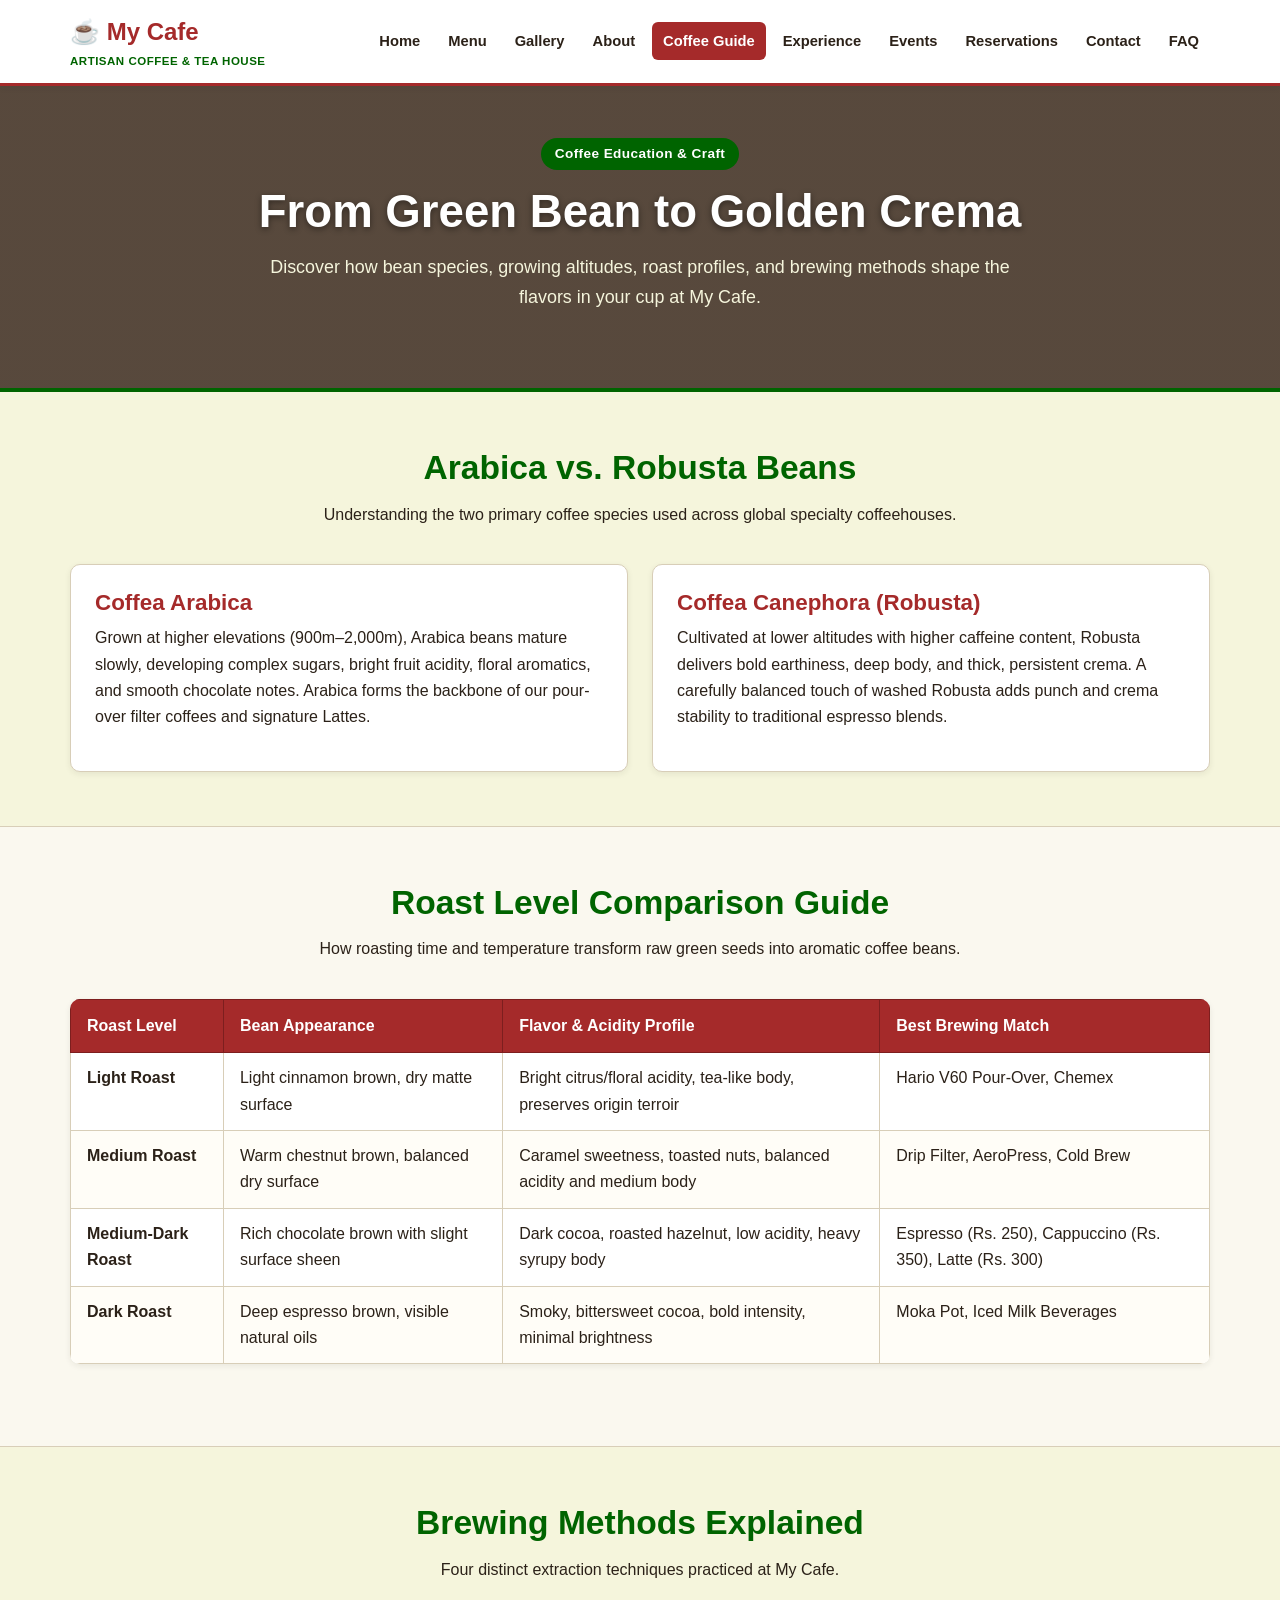
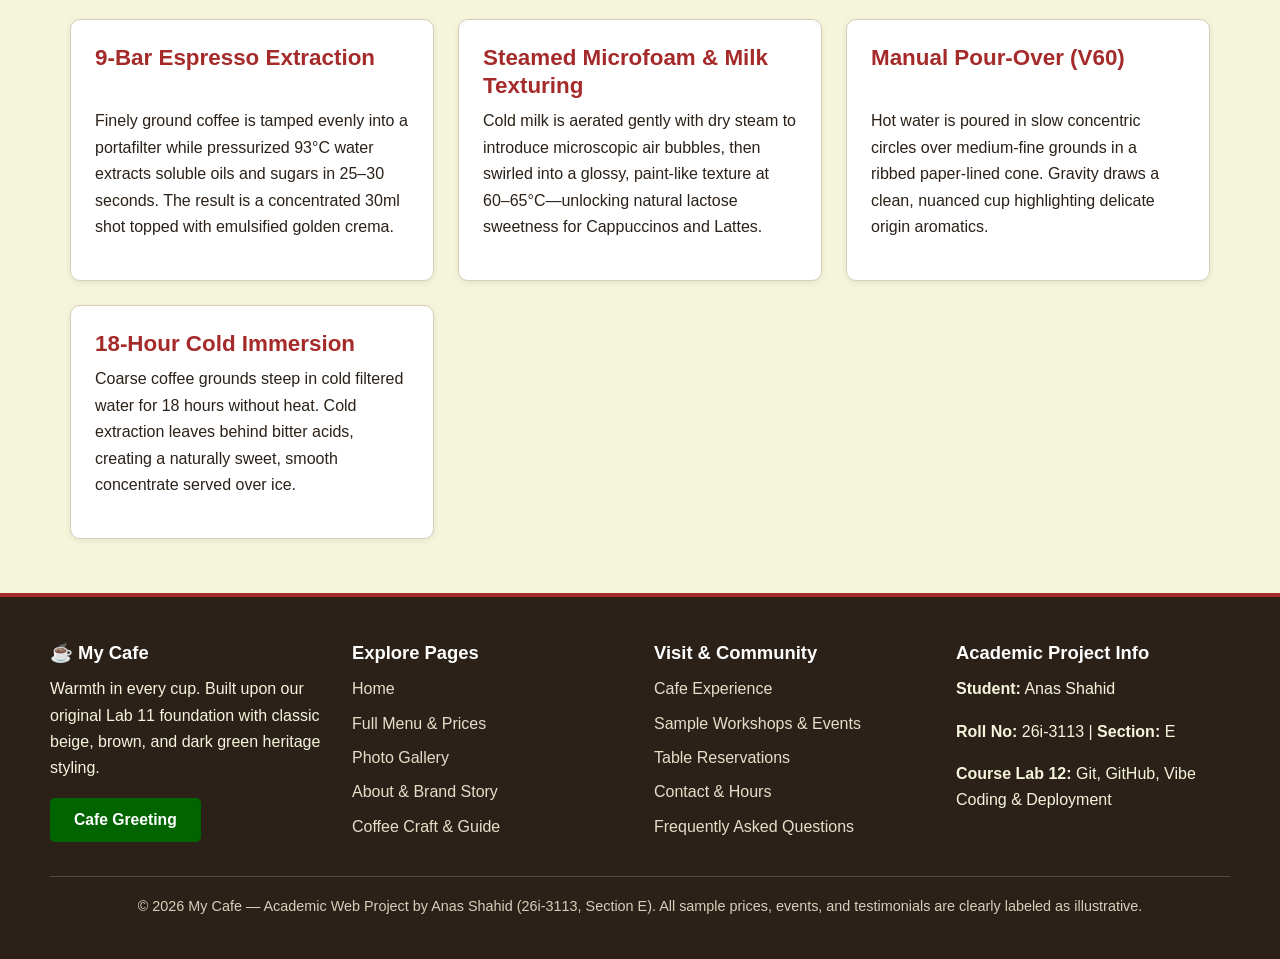
<file: coffee.html>
<!DOCTYPE html>
<html lang="en">
<head>
    <meta charset="UTF-8">
    <meta name="viewport" content="width=device-width, initial-scale=1.0">
    <meta name="description" content="Educational guide on coffee beans, roast levels, espresso extraction, and brewing techniques at My Cafe.">
    <title>Coffee Craft & Guide | My Cafe</title>
    <link rel="stylesheet" href="style.css">
</head>
<body>
    <a href="#main-content" class="skip-link">Skip to main content</a>

    <header class="site-header">
        <div class="nav-wrapper">
            <a href="index.html" class="brand-logo" aria-label="My Cafe Home">
                <span>&#9749; My Cafe<span class="brand-sub">Artisan Coffee &amp; Tea House</span></span>
            </a>
            <button id="navToggle" class="nav-toggle" type="button" aria-expanded="false" aria-controls="navMenu">&#9776; Menu</button>
            <nav aria-label="Primary Navigation">
                <ul id="navMenu" class="nav-menu">
                <li><a href="index.html">Home</a></li>
                <li><a href="menu.html">Menu</a></li>
                <li><a href="gallery.html">Gallery</a></li>
                <li><a href="about.html">About</a></li>
                <li><a href="coffee.html" class="active" aria-current="page">Coffee Guide</a></li>
                <li><a href="experience.html">Experience</a></li>
                <li><a href="events.html">Events</a></li>
                <li><a href="reservation.html">Reservations</a></li>
                <li><a href="contact.html">Contact</a></li>
                <li><a href="faq.html">FAQ</a></li>
                </ul>
            </nav>
        </div>
    </header>

    <main id="main-content">
        <section class="hero-subpage">
            <div class="container">
                <span class="badge-pill">Coffee Education &amp; Craft</span>
                <h1>From Green Bean to Golden Crema</h1>
                <p>Discover how bean species, growing altitudes, roast profiles, and brewing methods shape the flavors in your cup at My Cafe.</p>
            </div>
        </section>

        <section class="section">
            <div class="container">
                <div class="section-header">
                    <h2>Arabica vs. Robusta Beans</h2>
                    <p>Understanding the two primary coffee species used across global specialty coffeehouses.</p>
                </div>
                <div class="grid-2">
                    <div class="card">
                        <h3>Coffea Arabica</h3>
                        <p>Grown at higher elevations (900m–2,000m), Arabica beans mature slowly, developing complex sugars, bright fruit acidity, floral aromatics, and smooth chocolate notes. Arabica forms the backbone of our pour-over filter coffees and signature Lattes.</p>
                    </div>
                    <div class="card">
                        <h3>Coffea Canephora (Robusta)</h3>
                        <p>Cultivated at lower altitudes with higher caffeine content, Robusta delivers bold earthiness, deep body, and thick, persistent crema. A carefully balanced touch of washed Robusta adds punch and crema stability to traditional espresso blends.</p>
                    </div>
                </div>
            </div>
        </section>

        <section class="section section-alt">
            <div class="container">
                <div class="section-header">
                    <h2>Roast Level Comparison Guide</h2>
                    <p>How roasting time and temperature transform raw green seeds into aromatic coffee beans.</p>
                </div>
                <div class="table-responsive">
                    <table>
                        <thead>
                            <tr>
                                <th>Roast Level</th>
                                <th>Bean Appearance</th>
                                <th>Flavor &amp; Acidity Profile</th>
                                <th>Best Brewing Match</th>
                            </tr>
                        </thead>
                        <tbody>
                            <tr>
                                <td><strong>Light Roast</strong></td>
                                <td>Light cinnamon brown, dry matte surface</td>
                                <td>Bright citrus/floral acidity, tea-like body, preserves origin terroir</td>
                                <td>Hario V60 Pour-Over, Chemex</td>
                            </tr>
                            <tr>
                                <td><strong>Medium Roast</strong></td>
                                <td>Warm chestnut brown, balanced dry surface</td>
                                <td>Caramel sweetness, toasted nuts, balanced acidity and medium body</td>
                                <td>Drip Filter, AeroPress, Cold Brew</td>
                            </tr>
                            <tr>
                                <td><strong>Medium-Dark Roast</strong></td>
                                <td>Rich chocolate brown with slight surface sheen</td>
                                <td>Dark cocoa, roasted hazelnut, low acidity, heavy syrupy body</td>
                                <td>Espresso (Rs. 250), Cappuccino (Rs. 350), Latte (Rs. 300)</td>
                            </tr>
                            <tr>
                                <td><strong>Dark Roast</strong></td>
                                <td>Deep espresso brown, visible natural oils</td>
                                <td>Smoky, bittersweet cocoa, bold intensity, minimal brightness</td>
                                <td>Moka Pot, Iced Milk Beverages</td>
                            </tr>
                        </tbody>
                    </table>
                </div>
            </div>
        </section>

        <section class="section">
            <div class="container">
                <div class="section-header">
                    <h2>Brewing Methods Explained</h2>
                    <p>Four distinct extraction techniques practiced at My Cafe.</p>
                </div>
                <div class="grid-2">
                    <div class="card">
                        <h3>9-Bar Espresso Extraction</h3>
                        <p>Finely ground coffee is tamped evenly into a portafilter while pressurized 93&deg;C water extracts soluble oils and sugars in 25–30 seconds. The result is a concentrated 30ml shot topped with emulsified golden crema.</p>
                    </div>
                    <div class="card">
                        <h3>Steamed Microfoam &amp; Milk Texturing</h3>
                        <p>Cold milk is aerated gently with dry steam to introduce microscopic air bubbles, then swirled into a glossy, paint-like texture at 60–65&deg;C—unlocking natural lactose sweetness for Cappuccinos and Lattes.</p>
                    </div>
                    <div class="card">
                        <h3>Manual Pour-Over (V60)</h3>
                        <p>Hot water is poured in slow concentric circles over medium-fine grounds in a ribbed paper-lined cone. Gravity draws a clean, nuanced cup highlighting delicate origin aromatics.</p>
                    </div>
                    <div class="card">
                        <h3>18-Hour Cold Immersion</h3>
                        <p>Coarse coffee grounds steep in cold filtered water for 18 hours without heat. Cold extraction leaves behind bitter acids, creating a naturally sweet, smooth concentrate served over ice.</p>
                    </div>
                </div>
            </div>
        </section>

    </main>

    <footer class="site-footer">
        <div class="footer-grid">
            <div>
                <h3>&#9749; My Cafe</h3>
                <p>Warmth in every cup. Built upon our original Lab 11 foundation with classic beige, brown, and dark green heritage styling.</p>
                <button type="button" class="btn-green js-welcome-alert">Cafe Greeting</button>
            </div>
            <div>
                <h3>Explore Pages</h3>
                <ul>
                    <li><a href="index.html">Home</a></li>
                    <li><a href="menu.html">Full Menu &amp; Prices</a></li>
                    <li><a href="gallery.html">Photo Gallery</a></li>
                    <li><a href="about.html">About &amp; Brand Story</a></li>
                    <li><a href="coffee.html">Coffee Craft &amp; Guide</a></li>
                </ul>
            </div>
            <div>
                <h3>Visit &amp; Community</h3>
                <ul>
                    <li><a href="experience.html">Cafe Experience</a></li>
                    <li><a href="events.html">Sample Workshops &amp; Events</a></li>
                    <li><a href="reservation.html">Table Reservations</a></li>
                    <li><a href="contact.html">Contact &amp; Hours</a></li>
                    <li><a href="faq.html">Frequently Asked Questions</a></li>
                </ul>
            </div>
            <div>
                <h3>Academic Project Info</h3>
                <p><strong>Student:</strong> Anas Shahid</p>
                <p><strong>Roll No:</strong> 26i-3113 | <strong>Section:</strong> E</p>
                <p><strong>Course Lab 12:</strong> Git, GitHub, Vibe Coding &amp; Deployment</p>
            </div>
        </div>
        <div class="footer-bottom">
            <p>&copy; 2026 My Cafe — Academic Web Project by Anas Shahid (26i-3113, Section E). All sample prices, events, and testimonials are clearly labeled as illustrative.</p>
        </div>
    </footer>

    <script src="script.js"></script>
</body>
</html>
</file>
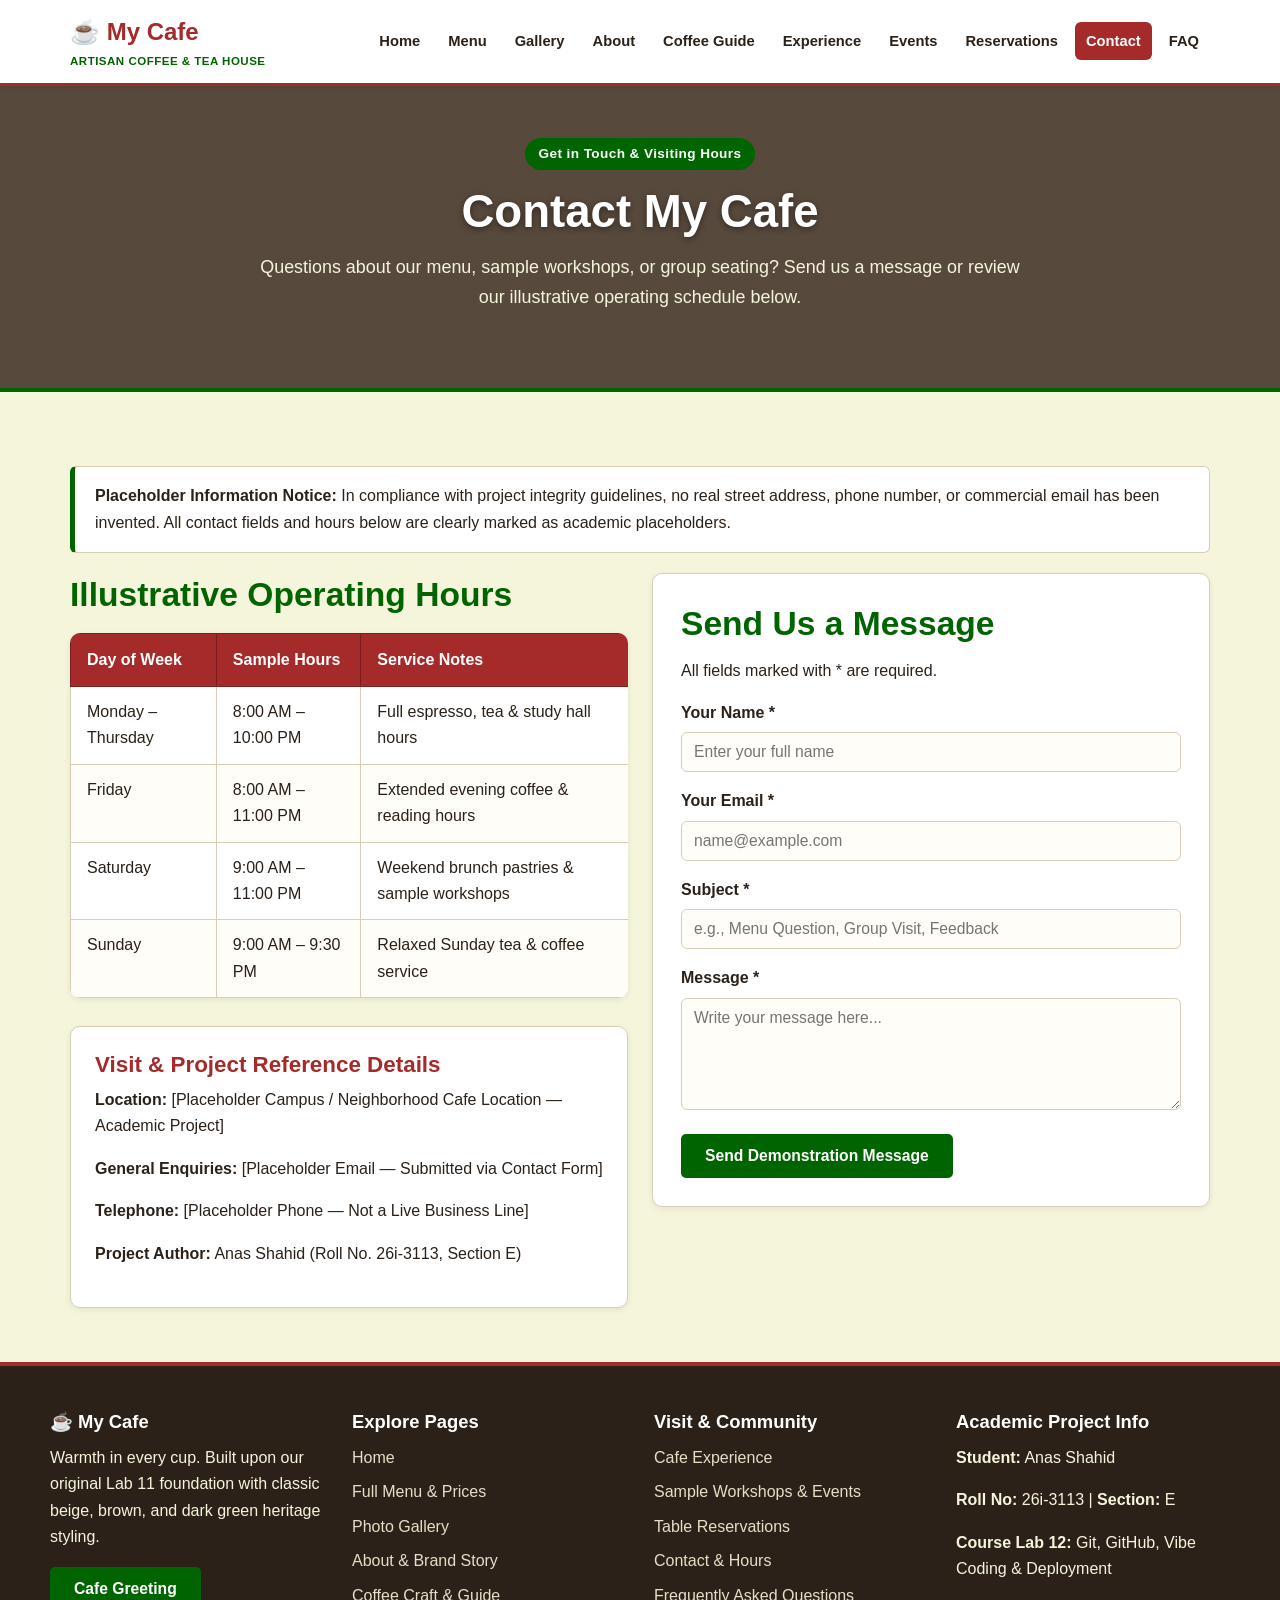
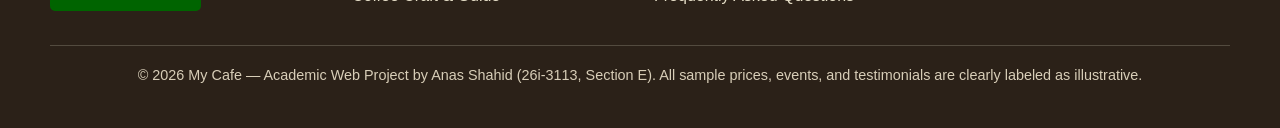
<file: contact.html>
<!DOCTYPE html>
<html lang="en">
<head>
    <meta charset="UTF-8">
    <meta name="viewport" content="width=device-width, initial-scale=1.0">
    <meta name="description" content="Contact My Cafe, check illustrative operating hours, and send a validated demonstration message.">
    <title>Contact & Hours | My Cafe</title>
    <link rel="stylesheet" href="style.css">
</head>
<body>
    <a href="#main-content" class="skip-link">Skip to main content</a>

    <header class="site-header">
        <div class="nav-wrapper">
            <a href="index.html" class="brand-logo" aria-label="My Cafe Home">
                <span>&#9749; My Cafe<span class="brand-sub">Artisan Coffee &amp; Tea House</span></span>
            </a>
            <button id="navToggle" class="nav-toggle" type="button" aria-expanded="false" aria-controls="navMenu">&#9776; Menu</button>
            <nav aria-label="Primary Navigation">
                <ul id="navMenu" class="nav-menu">
                <li><a href="index.html">Home</a></li>
                <li><a href="menu.html">Menu</a></li>
                <li><a href="gallery.html">Gallery</a></li>
                <li><a href="about.html">About</a></li>
                <li><a href="coffee.html">Coffee Guide</a></li>
                <li><a href="experience.html">Experience</a></li>
                <li><a href="events.html">Events</a></li>
                <li><a href="reservation.html">Reservations</a></li>
                <li><a href="contact.html" class="active" aria-current="page">Contact</a></li>
                <li><a href="faq.html">FAQ</a></li>
                </ul>
            </nav>
        </div>
    </header>

    <main id="main-content">
        <section class="hero-subpage">
            <div class="container">
                <span class="badge-pill">Get in Touch &amp; Visiting Hours</span>
                <h1>Contact My Cafe</h1>
                <p>Questions about our menu, sample workshops, or group seating? Send us a message or review our illustrative operating schedule below.</p>
            </div>
        </section>

        <section class="section">
            <div class="container">
                <div class="notice-box">
                    <strong>Placeholder Information Notice:</strong> In compliance with project integrity guidelines, no real street address, phone number, or commercial email has been invented. All contact fields and hours below are clearly marked as academic placeholders.
                </div>

                <div class="grid-2">
                    <div>
                        <h2>Illustrative Operating Hours</h2>
                        <div class="table-responsive">
                            <table>
                                <thead>
                                    <tr>
                                        <th>Day of Week</th>
                                        <th>Sample Hours</th>
                                        <th>Service Notes</th>
                                    </tr>
                                </thead>
                                <tbody>
                                    <tr>
                                        <td>Monday – Thursday</td>
                                        <td>8:00 AM – 10:00 PM</td>
                                        <td>Full espresso, tea &amp; study hall hours</td>
                                    </tr>
                                    <tr>
                                        <td>Friday</td>
                                        <td>8:00 AM – 11:00 PM</td>
                                        <td>Extended evening coffee &amp; reading hours</td>
                                    </tr>
                                    <tr>
                                        <td>Saturday</td>
                                        <td>9:00 AM – 11:00 PM</td>
                                        <td>Weekend brunch pastries &amp; sample workshops</td>
                                    </tr>
                                    <tr>
                                        <td>Sunday</td>
                                        <td>9:00 AM – 9:30 PM</td>
                                        <td>Relaxed Sunday tea &amp; coffee service</td>
                                    </tr>
                                </tbody>
                            </table>
                        </div>

                        <div class="card" style="margin-top: 20px;">
                            <h3>Visit &amp; Project Reference Details</h3>
                            <p><strong>Location:</strong> [Placeholder Campus / Neighborhood Cafe Location — Academic Project]</p>
                            <p><strong>General Enquiries:</strong> [Placeholder Email — Submitted via Contact Form]</p>
                            <p><strong>Telephone:</strong> [Placeholder Phone — Not a Live Business Line]</p>
                            <p><strong>Project Author:</strong> Anas Shahid (Roll No. 26i-3113, Section E)</p>
                        </div>
                    </div>

                    <div>
                        <div class="form-card" style="margin: 0;">
                            <h2>Send Us a Message</h2>
                            <p>All fields marked with * are required.</p>
                            <form id="contactForm" novalidate>
                                <div class="form-group">
                                    <label for="contactName">Your Name *</label>
                                    <input type="text" id="contactName" name="contactName" placeholder="Enter your full name" required>
                                    <span id="errContactName" class="error-msg">Please enter your name (minimum 2 characters).</span>
                                </div>

                                <div class="form-group">
                                    <label for="contactEmail">Your Email *</label>
                                    <input type="email" id="contactEmail" name="contactEmail" placeholder="name@example.com" required>
                                    <span id="errContactEmail" class="error-msg">Please provide a valid email address.</span>
                                </div>

                                <div class="form-group">
                                    <label for="contactSubject">Subject *</label>
                                    <input type="text" id="contactSubject" name="contactSubject" placeholder="e.g., Menu Question, Group Visit, Feedback" required>
                                    <span id="errContactSubject" class="error-msg">Please enter a subject (minimum 3 characters).</span>
                                </div>

                                <div class="form-group">
                                    <label for="contactMessage">Message *</label>
                                    <textarea id="contactMessage" name="contactMessage" rows="5" placeholder="Write your message here..." required></textarea>
                                    <span id="errContactMessage" class="error-msg">Please enter a message of at least 10 characters.</span>
                                </div>

                                <button type="submit" class="btn btn-green">Send Demonstration Message</button>
                            </form>

                            <div id="contactConfirmation" class="form-feedback" role="status" aria-live="polite"></div>
                        </div>
                    </div>
                </div>
            </div>
        </section>

    </main>

    <footer class="site-footer">
        <div class="footer-grid">
            <div>
                <h3>&#9749; My Cafe</h3>
                <p>Warmth in every cup. Built upon our original Lab 11 foundation with classic beige, brown, and dark green heritage styling.</p>
                <button type="button" class="btn-green js-welcome-alert">Cafe Greeting</button>
            </div>
            <div>
                <h3>Explore Pages</h3>
                <ul>
                    <li><a href="index.html">Home</a></li>
                    <li><a href="menu.html">Full Menu &amp; Prices</a></li>
                    <li><a href="gallery.html">Photo Gallery</a></li>
                    <li><a href="about.html">About &amp; Brand Story</a></li>
                    <li><a href="coffee.html">Coffee Craft &amp; Guide</a></li>
                </ul>
            </div>
            <div>
                <h3>Visit &amp; Community</h3>
                <ul>
                    <li><a href="experience.html">Cafe Experience</a></li>
                    <li><a href="events.html">Sample Workshops &amp; Events</a></li>
                    <li><a href="reservation.html">Table Reservations</a></li>
                    <li><a href="contact.html">Contact &amp; Hours</a></li>
                    <li><a href="faq.html">Frequently Asked Questions</a></li>
                </ul>
            </div>
            <div>
                <h3>Academic Project Info</h3>
                <p><strong>Student:</strong> Anas Shahid</p>
                <p><strong>Roll No:</strong> 26i-3113 | <strong>Section:</strong> E</p>
                <p><strong>Course Lab 12:</strong> Git, GitHub, Vibe Coding &amp; Deployment</p>
            </div>
        </div>
        <div class="footer-bottom">
            <p>&copy; 2026 My Cafe — Academic Web Project by Anas Shahid (26i-3113, Section E). All sample prices, events, and testimonials are clearly labeled as illustrative.</p>
        </div>
    </footer>

    <script src="script.js"></script>
</body>
</html>
</file>
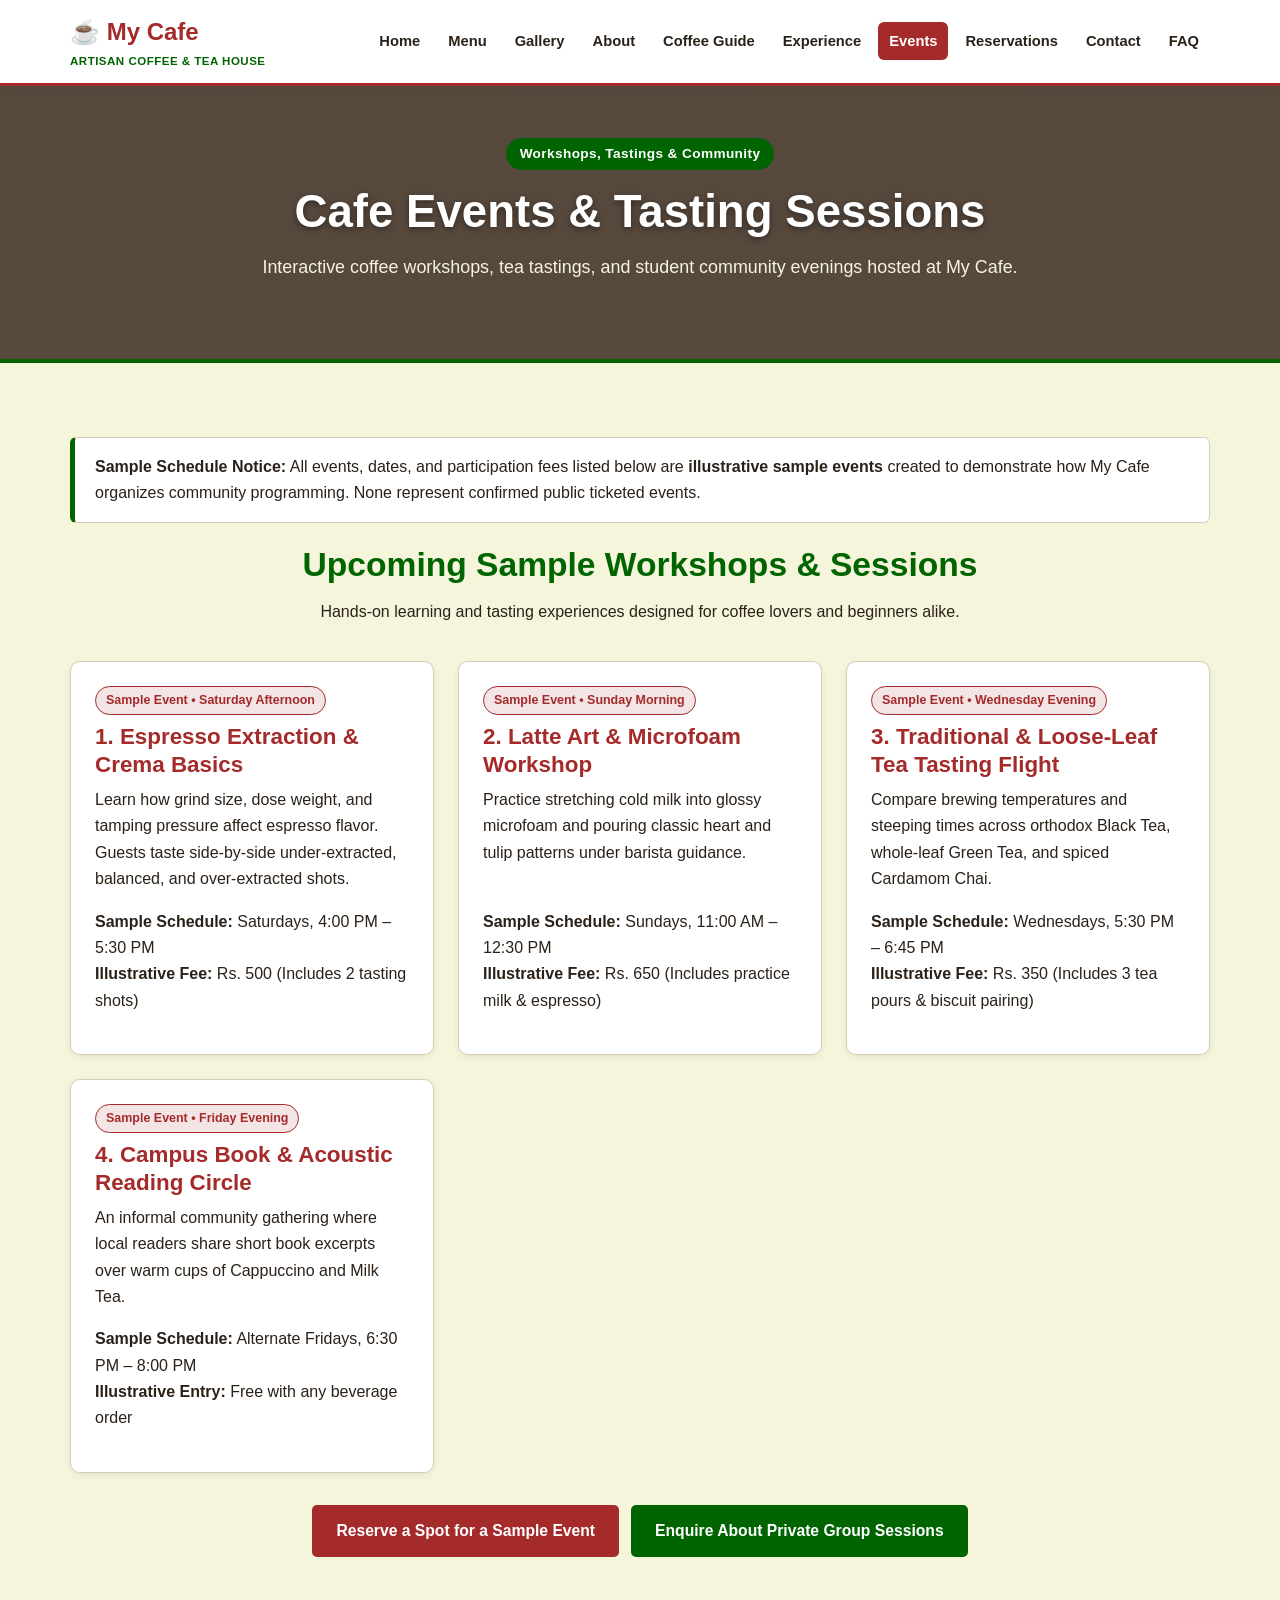
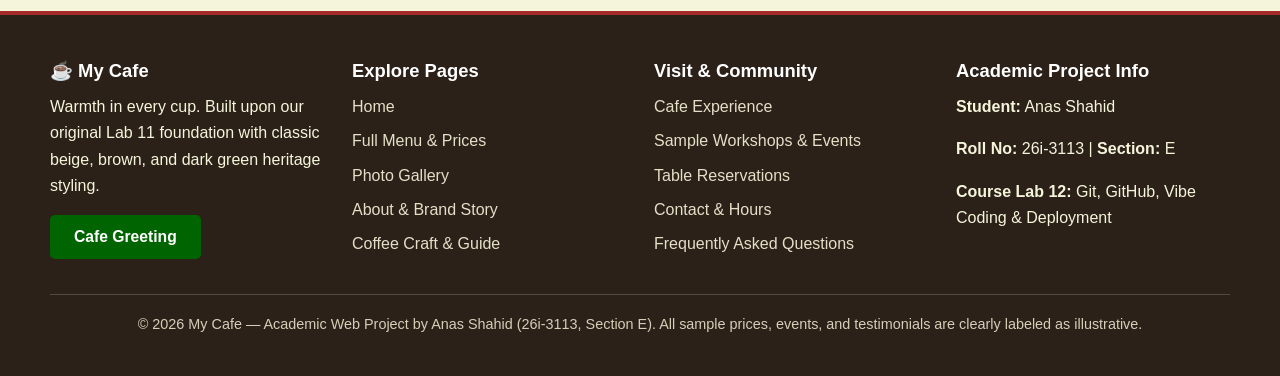
<file: events.html>
<!DOCTYPE html>
<html lang="en">
<head>
    <meta charset="UTF-8">
    <meta name="viewport" content="width=device-width, initial-scale=1.0">
    <meta name="description" content="Explore sample coffee workshops, latte art classes, tea tasting flights, and community gatherings at My Cafe.">
    <title>Sample Events & Workshops | My Cafe</title>
    <link rel="stylesheet" href="style.css">
</head>
<body>
    <a href="#main-content" class="skip-link">Skip to main content</a>

    <header class="site-header">
        <div class="nav-wrapper">
            <a href="index.html" class="brand-logo" aria-label="My Cafe Home">
                <span>&#9749; My Cafe<span class="brand-sub">Artisan Coffee &amp; Tea House</span></span>
            </a>
            <button id="navToggle" class="nav-toggle" type="button" aria-expanded="false" aria-controls="navMenu">&#9776; Menu</button>
            <nav aria-label="Primary Navigation">
                <ul id="navMenu" class="nav-menu">
                <li><a href="index.html">Home</a></li>
                <li><a href="menu.html">Menu</a></li>
                <li><a href="gallery.html">Gallery</a></li>
                <li><a href="about.html">About</a></li>
                <li><a href="coffee.html">Coffee Guide</a></li>
                <li><a href="experience.html">Experience</a></li>
                <li><a href="events.html" class="active" aria-current="page">Events</a></li>
                <li><a href="reservation.html">Reservations</a></li>
                <li><a href="contact.html">Contact</a></li>
                <li><a href="faq.html">FAQ</a></li>
                </ul>
            </nav>
        </div>
    </header>

    <main id="main-content">
        <section class="hero-subpage">
            <div class="container">
                <span class="badge-pill">Workshops, Tastings &amp; Community</span>
                <h1>Cafe Events &amp; Tasting Sessions</h1>
                <p>Interactive coffee workshops, tea tastings, and student community evenings hosted at My Cafe.</p>
            </div>
        </section>

        <section class="section">
            <div class="container">
                <div class="notice-box">
                    <strong>Sample Schedule Notice:</strong> All events, dates, and participation fees listed below are <strong>illustrative sample events</strong> created to demonstrate how My Cafe organizes community programming. None represent confirmed public ticketed events.
                </div>

                <div class="section-header">
                    <h2>Upcoming Sample Workshops &amp; Sessions</h2>
                    <p>Hands-on learning and tasting experiences designed for coffee lovers and beginners alike.</p>
                </div>

                <div class="grid-2">
                    <article class="card">
                        <div>
                            <span class="badge-illustrative">Sample Event &bull; Saturday Afternoon</span>
                            <h3>1. Espresso Extraction &amp; Crema Basics</h3>
                            <p>Learn how grind size, dose weight, and tamping pressure affect espresso flavor. Guests taste side-by-side under-extracted, balanced, and over-extracted shots.</p>
                        </div>
                        <p><strong>Sample Schedule:</strong> Saturdays, 4:00 PM – 5:30 PM<br><strong>Illustrative Fee:</strong> Rs. 500 (Includes 2 tasting shots)</p>
                    </article>

                    <article class="card">
                        <div>
                            <span class="badge-illustrative">Sample Event &bull; Sunday Morning</span>
                            <h3>2. Latte Art &amp; Microfoam Workshop</h3>
                            <p>Practice stretching cold milk into glossy microfoam and pouring classic heart and tulip patterns under barista guidance.</p>
                        </div>
                        <p><strong>Sample Schedule:</strong> Sundays, 11:00 AM – 12:30 PM<br><strong>Illustrative Fee:</strong> Rs. 650 (Includes practice milk &amp; espresso)</p>
                    </article>

                    <article class="card">
                        <div>
                            <span class="badge-illustrative">Sample Event &bull; Wednesday Evening</span>
                            <h3>3. Traditional &amp; Loose-Leaf Tea Tasting Flight</h3>
                            <p>Compare brewing temperatures and steeping times across orthodox Black Tea, whole-leaf Green Tea, and spiced Cardamom Chai.</p>
                        </div>
                        <p><strong>Sample Schedule:</strong> Wednesdays, 5:30 PM – 6:45 PM<br><strong>Illustrative Fee:</strong> Rs. 350 (Includes 3 tea pours &amp; biscuit pairing)</p>
                    </article>

                    <article class="card">
                        <div>
                            <span class="badge-illustrative">Sample Event &bull; Friday Evening</span>
                            <h3>4. Campus Book &amp; Acoustic Reading Circle</h3>
                            <p>An informal community gathering where local readers share short book excerpts over warm cups of Cappuccino and Milk Tea.</p>
                        </div>
                        <p><strong>Sample Schedule:</strong> Alternate Fridays, 6:30 PM – 8:00 PM<br><strong>Illustrative Entry:</strong> Free with any beverage order</p>
                    </article>
                </div>

                <div class="btn-group" style="margin-top: 32px;">
                    <a href="reservation.html" class="btn">Reserve a Spot for a Sample Event</a>
                    <a href="contact.html" class="btn btn-green">Enquire About Private Group Sessions</a>
                </div>
            </div>
        </section>

    </main>

    <footer class="site-footer">
        <div class="footer-grid">
            <div>
                <h3>&#9749; My Cafe</h3>
                <p>Warmth in every cup. Built upon our original Lab 11 foundation with classic beige, brown, and dark green heritage styling.</p>
                <button type="button" class="btn-green js-welcome-alert">Cafe Greeting</button>
            </div>
            <div>
                <h3>Explore Pages</h3>
                <ul>
                    <li><a href="index.html">Home</a></li>
                    <li><a href="menu.html">Full Menu &amp; Prices</a></li>
                    <li><a href="gallery.html">Photo Gallery</a></li>
                    <li><a href="about.html">About &amp; Brand Story</a></li>
                    <li><a href="coffee.html">Coffee Craft &amp; Guide</a></li>
                </ul>
            </div>
            <div>
                <h3>Visit &amp; Community</h3>
                <ul>
                    <li><a href="experience.html">Cafe Experience</a></li>
                    <li><a href="events.html">Sample Workshops &amp; Events</a></li>
                    <li><a href="reservation.html">Table Reservations</a></li>
                    <li><a href="contact.html">Contact &amp; Hours</a></li>
                    <li><a href="faq.html">Frequently Asked Questions</a></li>
                </ul>
            </div>
            <div>
                <h3>Academic Project Info</h3>
                <p><strong>Student:</strong> Anas Shahid</p>
                <p><strong>Roll No:</strong> 26i-3113 | <strong>Section:</strong> E</p>
                <p><strong>Course Lab 12:</strong> Git, GitHub, Vibe Coding &amp; Deployment</p>
            </div>
        </div>
        <div class="footer-bottom">
            <p>&copy; 2026 My Cafe — Academic Web Project by Anas Shahid (26i-3113, Section E). All sample prices, events, and testimonials are clearly labeled as illustrative.</p>
        </div>
    </footer>

    <script src="script.js"></script>
</body>
</html>
</file>
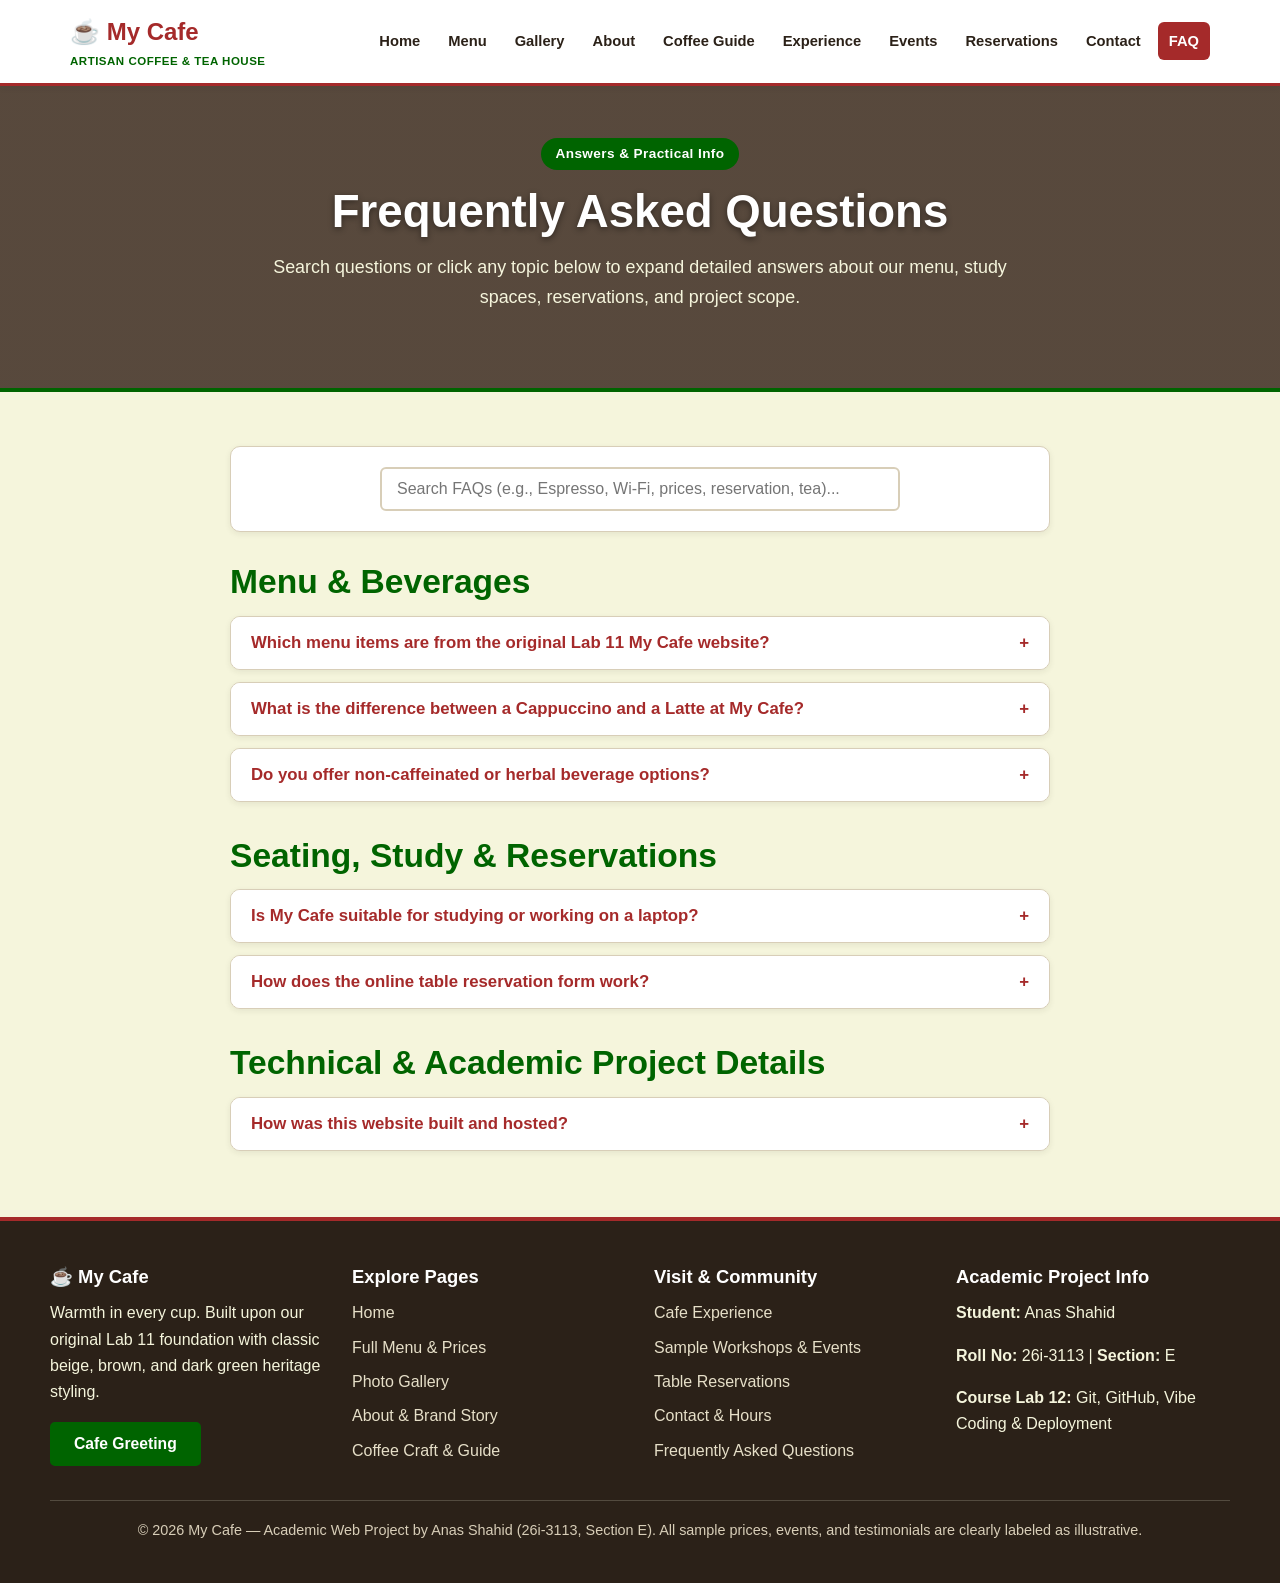
<file: faq.html>
<!DOCTYPE html>
<html lang="en">
<head>
    <meta charset="UTF-8">
    <meta name="viewport" content="width=device-width, initial-scale=1.0">
    <meta name="description" content="Find answers to common questions about My Cafe's menu, pricing, seating, reservations, and project architecture.">
    <title>Frequently Asked Questions | My Cafe</title>
    <link rel="stylesheet" href="style.css">
</head>
<body>
    <a href="#main-content" class="skip-link">Skip to main content</a>

    <header class="site-header">
        <div class="nav-wrapper">
            <a href="index.html" class="brand-logo" aria-label="My Cafe Home">
                <span>&#9749; My Cafe<span class="brand-sub">Artisan Coffee &amp; Tea House</span></span>
            </a>
            <button id="navToggle" class="nav-toggle" type="button" aria-expanded="false" aria-controls="navMenu">&#9776; Menu</button>
            <nav aria-label="Primary Navigation">
                <ul id="navMenu" class="nav-menu">
                <li><a href="index.html">Home</a></li>
                <li><a href="menu.html">Menu</a></li>
                <li><a href="gallery.html">Gallery</a></li>
                <li><a href="about.html">About</a></li>
                <li><a href="coffee.html">Coffee Guide</a></li>
                <li><a href="experience.html">Experience</a></li>
                <li><a href="events.html">Events</a></li>
                <li><a href="reservation.html">Reservations</a></li>
                <li><a href="contact.html">Contact</a></li>
                <li><a href="faq.html" class="active" aria-current="page">FAQ</a></li>
                </ul>
            </nav>
        </div>
    </header>

    <main id="main-content">
        <section class="hero-subpage">
            <div class="container">
                <span class="badge-pill">Answers &amp; Practical Info</span>
                <h1>Frequently Asked Questions</h1>
                <p>Search questions or click any topic below to expand detailed answers about our menu, study spaces, reservations, and project scope.</p>
            </div>
        </section>

        <section class="section">
            <div class="container" style="max-width: 860px;">
                <div class="controls-bar">
                    <div class="search-box-wrap">
                        <label for="faqSearch" class="skip-link">Search FAQs</label>
                        <input type="search" id="faqSearch" class="search-input" placeholder="Search FAQs (e.g., Espresso, Wi-Fi, prices, reservation, tea)...">
                    </div>
                </div>

                <div id="faqNoResults" class="notice-box" style="display: none; text-align: center;">
                    <strong>No matching questions found.</strong> Try another keyword such as "menu", "coffee", or "table".
                </div>

                <h2>Menu &amp; Beverages</h2>
                <div class="accordion-item">
                    <button type="button" class="accordion-trigger" aria-expanded="false">
                        <span>Which menu items are from the original Lab 11 My Cafe website?</span>
                        <span class="acc-icon" aria-hidden="true">+</span>
                    </button>
                    <div class="accordion-panel">
                        <p>All six original Lab 11 beverages and their exact prices are preserved: <strong>Espresso (Rs. 250)</strong>, <strong>Cappuccino (Rs. 350)</strong>, <strong>Latte (Rs. 300)</strong>, <strong>Milk Tea (Rs. 150)</strong>, <strong>Green Tea (Rs. 180)</strong>, and <strong>Black Tea (Rs. 120)</strong>. Additional cold drinks, specialty coffees, and bakery items are clearly marked as illustrative sample additions.</p>
                    </div>
                </div>

                <div class="accordion-item">
                    <button type="button" class="accordion-trigger" aria-expanded="false">
                        <span>What is the difference between a Cappuccino and a Latte at My Cafe?</span>
                        <span class="acc-icon" aria-hidden="true">+</span>
                    </button>
                    <div class="accordion-panel">
                        <p>Our <strong>Cappuccino (Rs. 350)</strong> features equal thirds of espresso, steamed milk, and thick, airy microfoam for a stronger coffee punch. Our <strong>Latte (Rs. 300)</strong> uses a higher proportion of silky steamed milk with a thin layer of foam, creating a milder, creamier cup.</p>
                    </div>
                </div>

                <div class="accordion-item">
                    <button type="button" class="accordion-trigger" aria-expanded="false">
                        <span>Do you offer non-caffeinated or herbal beverage options?</span>
                        <span class="acc-icon" aria-hidden="true">+</span>
                    </button>
                    <div class="accordion-panel">
                        <p>Yes. Alongside low-caffeine Green Tea (Rs. 180), our illustrative Cold Drinks and Specialty menus include Fresh Mint Lemonade (Rs. 220) and Belgian Spiced Hot Chocolate (Rs. 380).</p>
                    </div>
                </div>

                <h2 style="margin-top: 32px;">Seating, Study &amp; Reservations</h2>
                <div class="accordion-item">
                    <button type="button" class="accordion-trigger" aria-expanded="false">
                        <span>Is My Cafe suitable for studying or working on a laptop?</span>
                        <span class="acc-icon" aria-hidden="true">+</span>
                    </button>
                    <div class="accordion-panel">
                        <p>Yes. Our perimeter seating zone is designed specifically for reading, coding, and quiet study with warm lighting, comfortable wooden seating, and power outlet access.</p>
                    </div>
                </div>

                <div class="accordion-item">
                    <button type="button" class="accordion-trigger" aria-expanded="false">
                        <span>How does the online table reservation form work?</span>
                        <span class="acc-icon" aria-hidden="true">+</span>
                    </button>
                    <div class="accordion-panel">
                        <p>Visit our <a href="reservation.html">Reservations page</a> and enter your name, email, phone number, party size, date, and preferred time. Built-in vanilla JavaScript validates every field and displays an immediate demonstration confirmation on screen.</p>
                    </div>
                </div>

                <h2 style="margin-top: 32px;">Technical &amp; Academic Project Details</h2>
                <div class="accordion-item">
                    <button type="button" class="accordion-trigger" aria-expanded="false">
                        <span>How was this website built and hosted?</span>
                        <span class="acc-icon" aria-hidden="true">+</span>
                    </button>
                    <div class="accordion-panel">
                        <p>This ten-page website was built by <strong>Anas Shahid (Roll No. 26i-3113, Section E)</strong> using pure semantic HTML5, responsive CSS3 (one shared <code>style.css</code>), and vanilla JavaScript (one shared <code>script.js</code>) with zero external frameworks, ensuring fast static deployment on GitHub Pages.</p>
                    </div>
                </div>
            </div>
        </section>

    </main>

    <footer class="site-footer">
        <div class="footer-grid">
            <div>
                <h3>&#9749; My Cafe</h3>
                <p>Warmth in every cup. Built upon our original Lab 11 foundation with classic beige, brown, and dark green heritage styling.</p>
                <button type="button" class="btn-green js-welcome-alert">Cafe Greeting</button>
            </div>
            <div>
                <h3>Explore Pages</h3>
                <ul>
                    <li><a href="index.html">Home</a></li>
                    <li><a href="menu.html">Full Menu &amp; Prices</a></li>
                    <li><a href="gallery.html">Photo Gallery</a></li>
                    <li><a href="about.html">About &amp; Brand Story</a></li>
                    <li><a href="coffee.html">Coffee Craft &amp; Guide</a></li>
                </ul>
            </div>
            <div>
                <h3>Visit &amp; Community</h3>
                <ul>
                    <li><a href="experience.html">Cafe Experience</a></li>
                    <li><a href="events.html">Sample Workshops &amp; Events</a></li>
                    <li><a href="reservation.html">Table Reservations</a></li>
                    <li><a href="contact.html">Contact &amp; Hours</a></li>
                    <li><a href="faq.html">Frequently Asked Questions</a></li>
                </ul>
            </div>
            <div>
                <h3>Academic Project Info</h3>
                <p><strong>Student:</strong> Anas Shahid</p>
                <p><strong>Roll No:</strong> 26i-3113 | <strong>Section:</strong> E</p>
                <p><strong>Course Lab 12:</strong> Git, GitHub, Vibe Coding &amp; Deployment</p>
            </div>
        </div>
        <div class="footer-bottom">
            <p>&copy; 2026 My Cafe — Academic Web Project by Anas Shahid (26i-3113, Section E). All sample prices, events, and testimonials are clearly labeled as illustrative.</p>
        </div>
    </footer>

    <script src="script.js"></script>
</body>
</html>
</file>
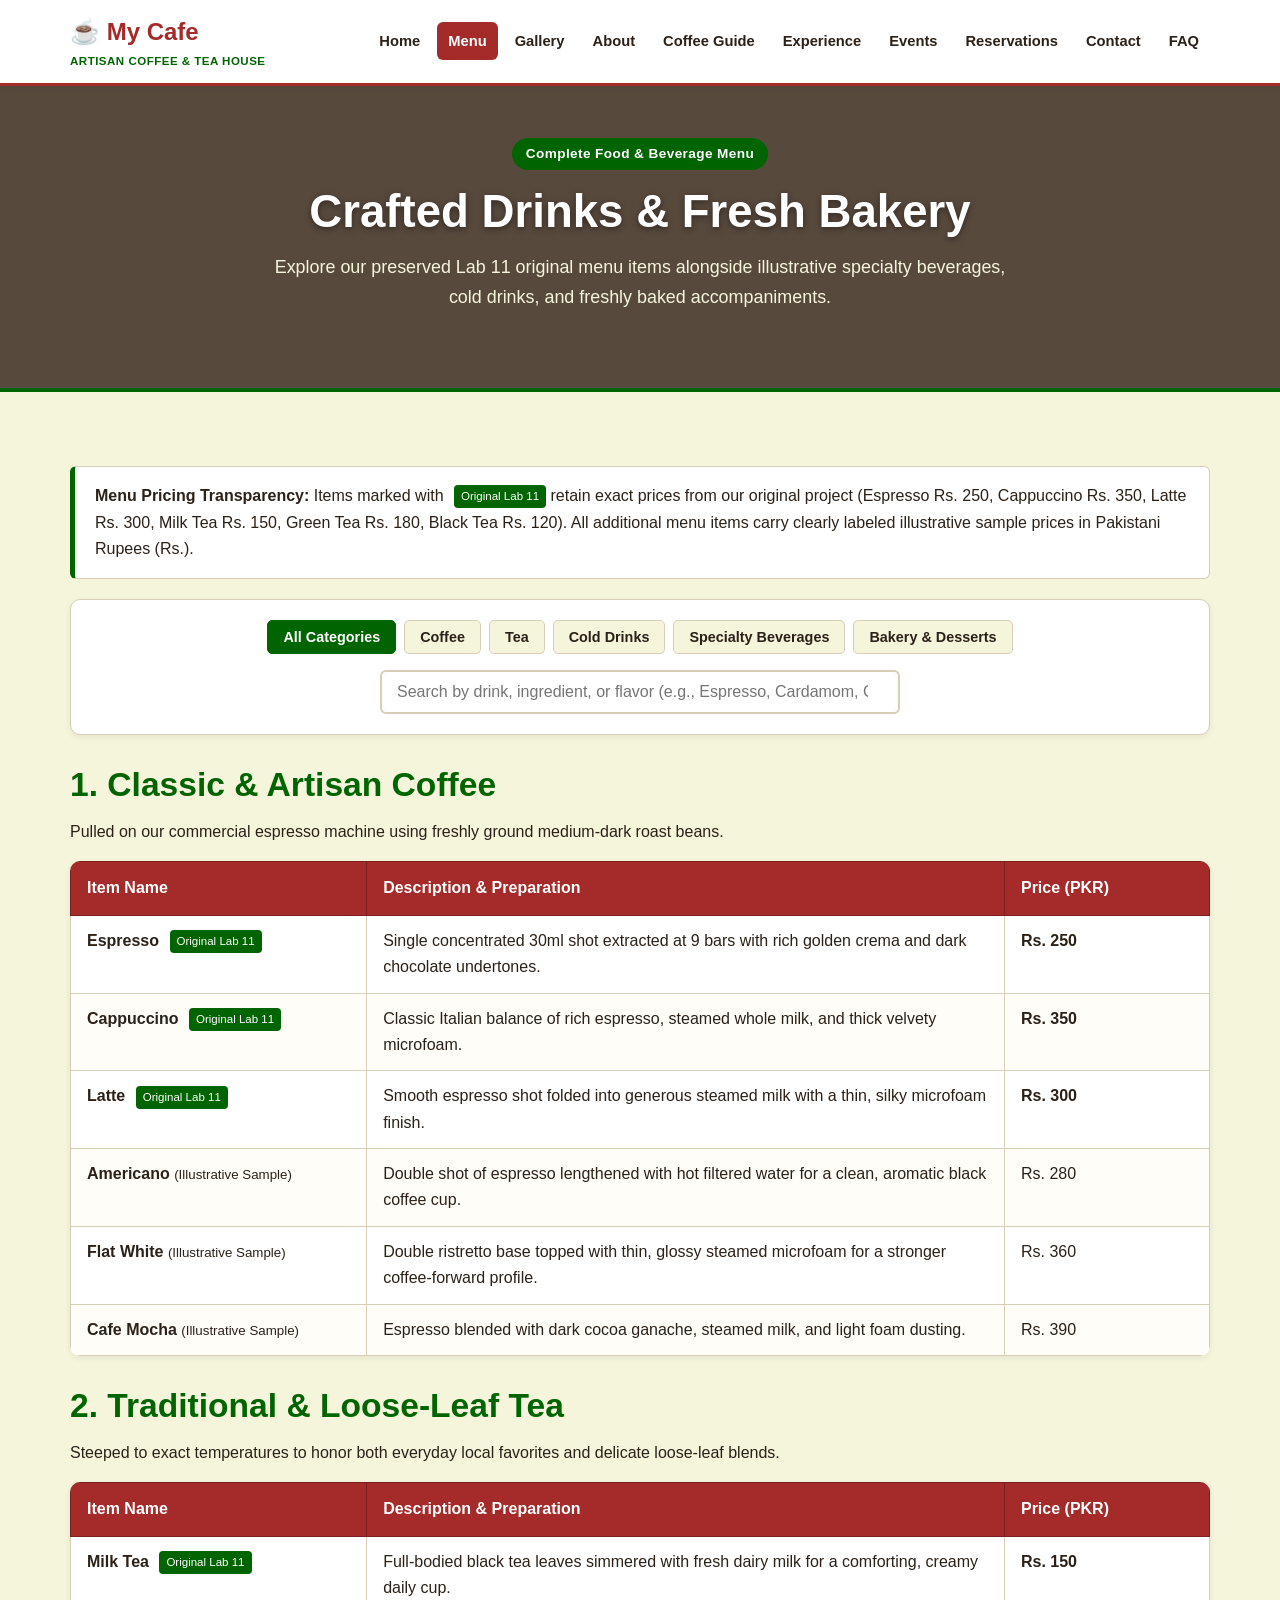
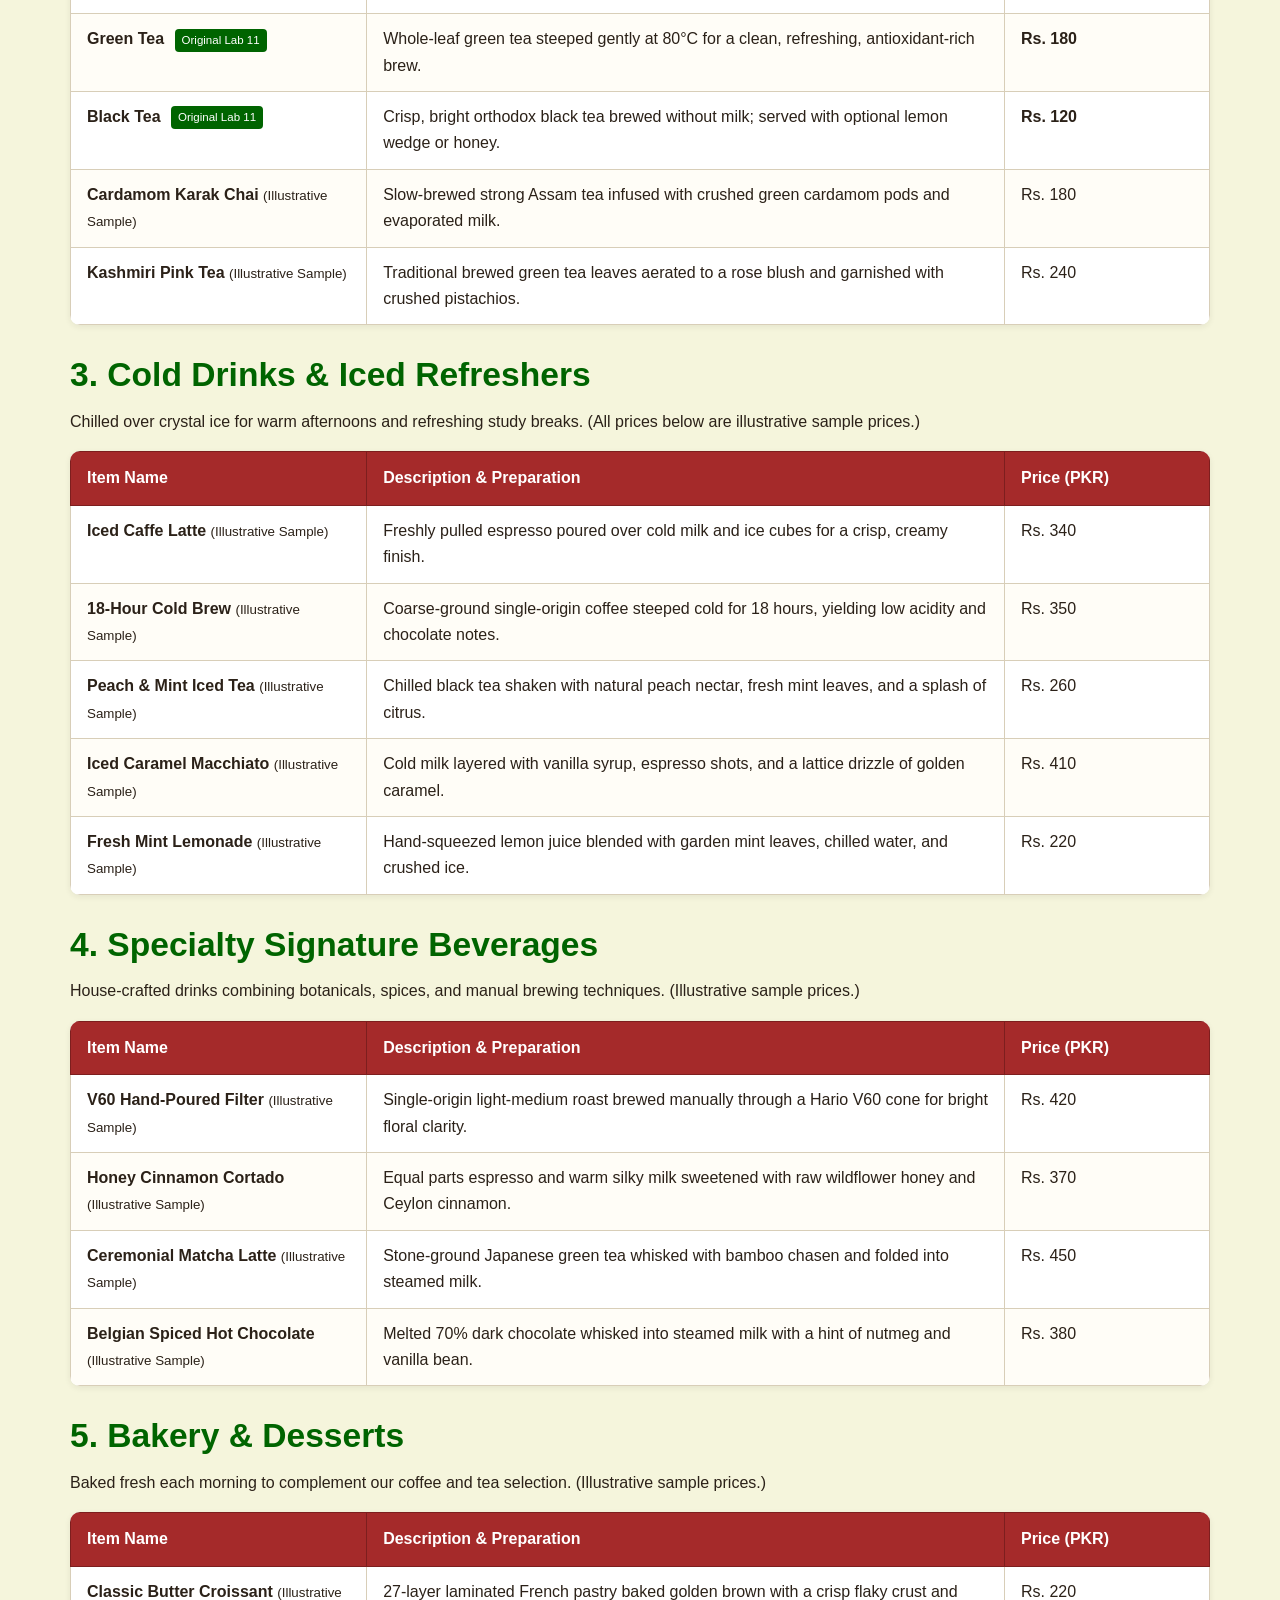
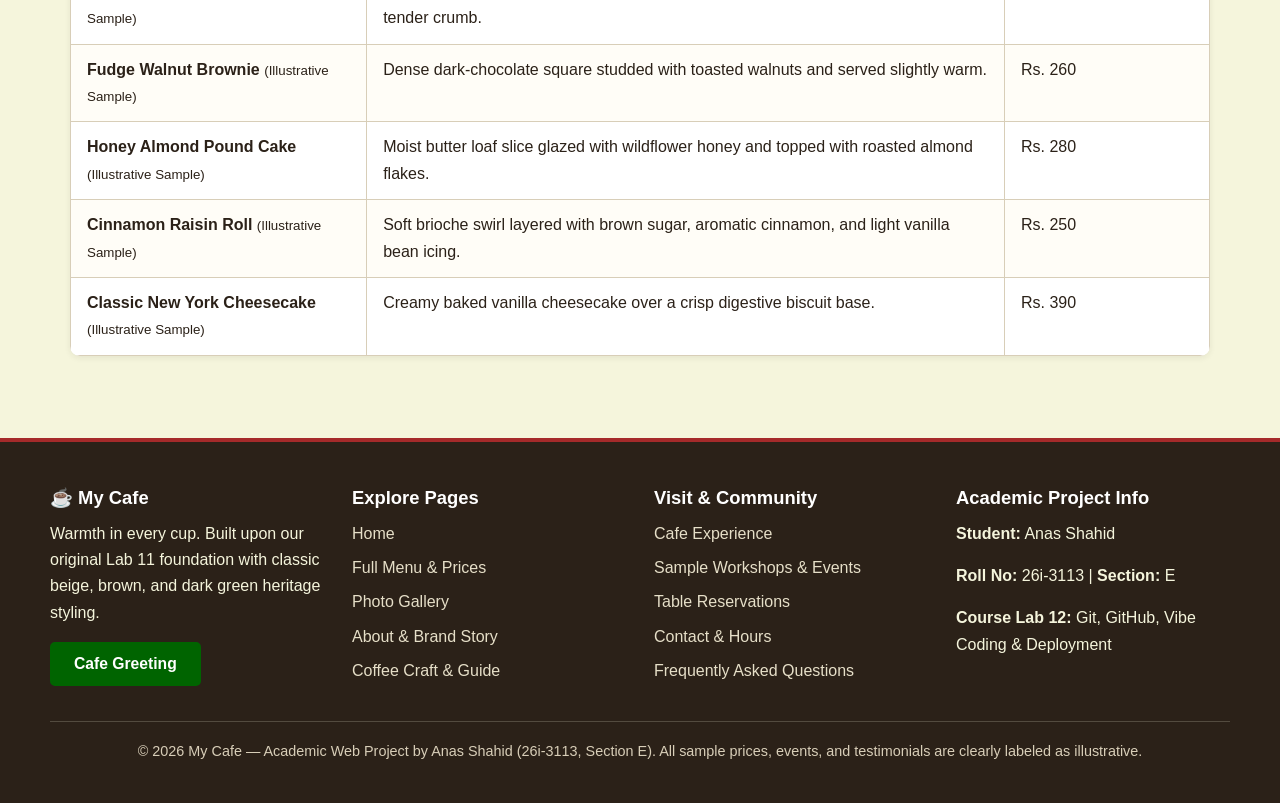
<file: menu.html>
<!DOCTYPE html>
<html lang="en">
<head>
    <meta charset="UTF-8">
    <meta name="viewport" content="width=device-width, initial-scale=1.0">
    <meta name="description" content="Full menu for My Cafe including Espresso, Cappuccino, Latte, Milk Tea, Green Tea, Black Tea, cold drinks, specialty beverages, and bakery items.">
    <title>Menu & Prices | My Cafe</title>
    <link rel="stylesheet" href="style.css">
</head>
<body>
    <a href="#main-content" class="skip-link">Skip to main content</a>

    <header class="site-header">
        <div class="nav-wrapper">
            <a href="index.html" class="brand-logo" aria-label="My Cafe Home">
                <span>&#9749; My Cafe<span class="brand-sub">Artisan Coffee &amp; Tea House</span></span>
            </a>
            <button id="navToggle" class="nav-toggle" type="button" aria-expanded="false" aria-controls="navMenu">&#9776; Menu</button>
            <nav aria-label="Primary Navigation">
                <ul id="navMenu" class="nav-menu">
                <li><a href="index.html">Home</a></li>
                <li><a href="menu.html" class="active" aria-current="page">Menu</a></li>
                <li><a href="gallery.html">Gallery</a></li>
                <li><a href="about.html">About</a></li>
                <li><a href="coffee.html">Coffee Guide</a></li>
                <li><a href="experience.html">Experience</a></li>
                <li><a href="events.html">Events</a></li>
                <li><a href="reservation.html">Reservations</a></li>
                <li><a href="contact.html">Contact</a></li>
                <li><a href="faq.html">FAQ</a></li>
                </ul>
            </nav>
        </div>
    </header>

    <main id="main-content">
        <section class="hero-subpage">
            <div class="container">
                <span class="badge-pill">Complete Food &amp; Beverage Menu</span>
                <h1>Crafted Drinks &amp; Fresh Bakery</h1>
                <p>Explore our preserved Lab 11 original menu items alongside illustrative specialty beverages, cold drinks, and freshly baked accompaniments.</p>
            </div>
        </section>

        <section class="section">
            <div class="container">
                <div class="notice-box">
                    <strong>Menu Pricing Transparency:</strong> Items marked with <span class="orig-badge">Original Lab 11</span> retain exact prices from our original project (Espresso Rs. 250, Cappuccino Rs. 350, Latte Rs. 300, Milk Tea Rs. 150, Green Tea Rs. 180, Black Tea Rs. 120). All additional menu items carry clearly labeled illustrative sample prices in Pakistani Rupees (Rs.).
                </div>

                <div class="controls-bar" aria-label="Menu Filter and Search Controls">
                    <div class="filter-buttons" role="group" aria-label="Filter menu by category">
                        <button type="button" class="filter-btn js-menu-filter active" data-filter="all">All Categories</button>
                        <button type="button" class="filter-btn js-menu-filter" data-filter="coffee">Coffee</button>
                        <button type="button" class="filter-btn js-menu-filter" data-filter="tea">Tea</button>
                        <button type="button" class="filter-btn js-menu-filter" data-filter="cold">Cold Drinks</button>
                        <button type="button" class="filter-btn js-menu-filter" data-filter="specialty">Specialty Beverages</button>
                        <button type="button" class="filter-btn js-menu-filter" data-filter="bakery">Bakery &amp; Desserts</button>
                    </div>
                    <div class="search-box-wrap">
                        <label for="menuSearch" class="skip-link">Search menu items</label>
                        <input type="search" id="menuSearch" class="search-input" placeholder="Search by drink, ingredient, or flavor (e.g., Espresso, Cardamom, Croissant)...">
                    </div>
                </div>

                <div id="menuNoResults" class="notice-box" style="display: none; text-align: center;">
                    <strong>No matching menu items found.</strong> Try clearing your search term or selecting "All Categories".
                </div>

                <div class="menu-category-section" data-category="coffee">
                    <h2>1. Classic &amp; Artisan Coffee</h2>
                    <p>Pulled on our commercial espresso machine using freshly ground medium-dark roast beans.</p>
                    <div class="table-responsive">
                        <table>
                            <thead>
                                <tr>
                                    <th style="width: 26%;">Item Name</th>
                                    <th style="width: 56%;">Description &amp; Preparation</th>
                                    <th style="width: 18%;">Price (PKR)</th>
                                </tr>
                            </thead>
                            <tbody>
                                <tr class="menu-item-row">
                                    <td><strong>Espresso</strong> <span class="orig-badge">Original Lab 11</span></td>
                                    <td>Single concentrated 30ml shot extracted at 9 bars with rich golden crema and dark chocolate undertones.</td>
                                    <td><strong>Rs. 250</strong></td>
                                </tr>
                                <tr class="menu-item-row">
                                    <td><strong>Cappuccino</strong> <span class="orig-badge">Original Lab 11</span></td>
                                    <td>Classic Italian balance of rich espresso, steamed whole milk, and thick velvety microfoam.</td>
                                    <td><strong>Rs. 350</strong></td>
                                </tr>
                                <tr class="menu-item-row">
                                    <td><strong>Latte</strong> <span class="orig-badge">Original Lab 11</span></td>
                                    <td>Smooth espresso shot folded into generous steamed milk with a thin, silky microfoam finish.</td>
                                    <td><strong>Rs. 300</strong></td>
                                </tr>
                                <tr class="menu-item-row">
                                    <td><strong>Americano</strong> <small>(Illustrative Sample)</small></td>
                                    <td>Double shot of espresso lengthened with hot filtered water for a clean, aromatic black coffee cup.</td>
                                    <td>Rs. 280</td>
                                </tr>
                                <tr class="menu-item-row">
                                    <td><strong>Flat White</strong> <small>(Illustrative Sample)</small></td>
                                    <td>Double ristretto base topped with thin, glossy steamed microfoam for a stronger coffee-forward profile.</td>
                                    <td>Rs. 360</td>
                                </tr>
                                <tr class="menu-item-row">
                                    <td><strong>Cafe Mocha</strong> <small>(Illustrative Sample)</small></td>
                                    <td>Espresso blended with dark cocoa ganache, steamed milk, and light foam dusting.</td>
                                    <td>Rs. 390</td>
                                </tr>
                            </tbody>
                        </table>
                    </div>
                </div>

                <div class="menu-category-section" data-category="tea">
                    <h2>2. Traditional &amp; Loose-Leaf Tea</h2>
                    <p>Steeped to exact temperatures to honor both everyday local favorites and delicate loose-leaf blends.</p>
                    <div class="table-responsive">
                        <table>
                            <thead>
                                <tr>
                                    <th style="width: 26%;">Item Name</th>
                                    <th style="width: 56%;">Description &amp; Preparation</th>
                                    <th style="width: 18%;">Price (PKR)</th>
                                </tr>
                            </thead>
                            <tbody>
                                <tr class="menu-item-row">
                                    <td><strong>Milk Tea</strong> <span class="orig-badge">Original Lab 11</span></td>
                                    <td>Full-bodied black tea leaves simmered with fresh dairy milk for a comforting, creamy daily cup.</td>
                                    <td><strong>Rs. 150</strong></td>
                                </tr>
                                <tr class="menu-item-row">
                                    <td><strong>Green Tea</strong> <span class="orig-badge">Original Lab 11</span></td>
                                    <td>Whole-leaf green tea steeped gently at 80&deg;C for a clean, refreshing, antioxidant-rich brew.</td>
                                    <td><strong>Rs. 180</strong></td>
                                </tr>
                                <tr class="menu-item-row">
                                    <td><strong>Black Tea</strong> <span class="orig-badge">Original Lab 11</span></td>
                                    <td>Crisp, bright orthodox black tea brewed without milk; served with optional lemon wedge or honey.</td>
                                    <td><strong>Rs. 120</strong></td>
                                </tr>
                                <tr class="menu-item-row">
                                    <td><strong>Cardamom Karak Chai</strong> <small>(Illustrative Sample)</small></td>
                                    <td>Slow-brewed strong Assam tea infused with crushed green cardamom pods and evaporated milk.</td>
                                    <td>Rs. 180</td>
                                </tr>
                                <tr class="menu-item-row">
                                    <td><strong>Kashmiri Pink Tea</strong> <small>(Illustrative Sample)</small></td>
                                    <td>Traditional brewed green tea leaves aerated to a rose blush and garnished with crushed pistachios.</td>
                                    <td>Rs. 240</td>
                                </tr>
                            </tbody>
                        </table>
                    </div>
                </div>

                <div class="menu-category-section" data-category="cold">
                    <h2>3. Cold Drinks &amp; Iced Refreshers</h2>
                    <p>Chilled over crystal ice for warm afternoons and refreshing study breaks. (All prices below are illustrative sample prices.)</p>
                    <div class="table-responsive">
                        <table>
                            <thead>
                                <tr>
                                    <th style="width: 26%;">Item Name</th>
                                    <th style="width: 56%;">Description &amp; Preparation</th>
                                    <th style="width: 18%;">Price (PKR)</th>
                                </tr>
                            </thead>
                            <tbody>
                                <tr class="menu-item-row">
                                    <td><strong>Iced Caffe Latte</strong> <small>(Illustrative Sample)</small></td>
                                    <td>Freshly pulled espresso poured over cold milk and ice cubes for a crisp, creamy finish.</td>
                                    <td>Rs. 340</td>
                                </tr>
                                <tr class="menu-item-row">
                                    <td><strong>18-Hour Cold Brew</strong> <small>(Illustrative Sample)</small></td>
                                    <td>Coarse-ground single-origin coffee steeped cold for 18 hours, yielding low acidity and chocolate notes.</td>
                                    <td>Rs. 350</td>
                                </tr>
                                <tr class="menu-item-row">
                                    <td><strong>Peach &amp; Mint Iced Tea</strong> <small>(Illustrative Sample)</small></td>
                                    <td>Chilled black tea shaken with natural peach nectar, fresh mint leaves, and a splash of citrus.</td>
                                    <td>Rs. 260</td>
                                </tr>
                                <tr class="menu-item-row">
                                    <td><strong>Iced Caramel Macchiato</strong> <small>(Illustrative Sample)</small></td>
                                    <td>Cold milk layered with vanilla syrup, espresso shots, and a lattice drizzle of golden caramel.</td>
                                    <td>Rs. 410</td>
                                </tr>
                                <tr class="menu-item-row">
                                    <td><strong>Fresh Mint Lemonade</strong> <small>(Illustrative Sample)</small></td>
                                    <td>Hand-squeezed lemon juice blended with garden mint leaves, chilled water, and crushed ice.</td>
                                    <td>Rs. 220</td>
                                </tr>
                            </tbody>
                        </table>
                    </div>
                </div>

                <div class="menu-category-section" data-category="specialty">
                    <h2>4. Specialty Signature Beverages</h2>
                    <p>House-crafted drinks combining botanicals, spices, and manual brewing techniques. (Illustrative sample prices.)</p>
                    <div class="table-responsive">
                        <table>
                            <thead>
                                <tr>
                                    <th style="width: 26%;">Item Name</th>
                                    <th style="width: 56%;">Description &amp; Preparation</th>
                                    <th style="width: 18%;">Price (PKR)</th>
                                </tr>
                            </thead>
                            <tbody>
                                <tr class="menu-item-row">
                                    <td><strong>V60 Hand-Poured Filter</strong> <small>(Illustrative Sample)</small></td>
                                    <td>Single-origin light-medium roast brewed manually through a Hario V60 cone for bright floral clarity.</td>
                                    <td>Rs. 420</td>
                                </tr>
                                <tr class="menu-item-row">
                                    <td><strong>Honey Cinnamon Cortado</strong> <small>(Illustrative Sample)</small></td>
                                    <td>Equal parts espresso and warm silky milk sweetened with raw wildflower honey and Ceylon cinnamon.</td>
                                    <td>Rs. 370</td>
                                </tr>
                                <tr class="menu-item-row">
                                    <td><strong>Ceremonial Matcha Latte</strong> <small>(Illustrative Sample)</small></td>
                                    <td>Stone-ground Japanese green tea whisked with bamboo chasen and folded into steamed milk.</td>
                                    <td>Rs. 450</td>
                                </tr>
                                <tr class="menu-item-row">
                                    <td><strong>Belgian Spiced Hot Chocolate</strong> <small>(Illustrative Sample)</small></td>
                                    <td>Melted 70% dark chocolate whisked into steamed milk with a hint of nutmeg and vanilla bean.</td>
                                    <td>Rs. 380</td>
                                </tr>
                            </tbody>
                        </table>
                    </div>
                </div>

                <div class="menu-category-section" data-category="bakery">
                    <h2>5. Bakery &amp; Desserts</h2>
                    <p>Baked fresh each morning to complement our coffee and tea selection. (Illustrative sample prices.)</p>
                    <div class="table-responsive">
                        <table>
                            <thead>
                                <tr>
                                    <th style="width: 26%;">Item Name</th>
                                    <th style="width: 56%;">Description &amp; Preparation</th>
                                    <th style="width: 18%;">Price (PKR)</th>
                                </tr>
                            </thead>
                            <tbody>
                                <tr class="menu-item-row">
                                    <td><strong>Classic Butter Croissant</strong> <small>(Illustrative Sample)</small></td>
                                    <td>27-layer laminated French pastry baked golden brown with a crisp flaky crust and tender crumb.</td>
                                    <td>Rs. 220</td>
                                </tr>
                                <tr class="menu-item-row">
                                    <td><strong>Fudge Walnut Brownie</strong> <small>(Illustrative Sample)</small></td>
                                    <td>Dense dark-chocolate square studded with toasted walnuts and served slightly warm.</td>
                                    <td>Rs. 260</td>
                                </tr>
                                <tr class="menu-item-row">
                                    <td><strong>Honey Almond Pound Cake</strong> <small>(Illustrative Sample)</small></td>
                                    <td>Moist butter loaf slice glazed with wildflower honey and topped with roasted almond flakes.</td>
                                    <td>Rs. 280</td>
                                </tr>
                                <tr class="menu-item-row">
                                    <td><strong>Cinnamon Raisin Roll</strong> <small>(Illustrative Sample)</small></td>
                                    <td>Soft brioche swirl layered with brown sugar, aromatic cinnamon, and light vanilla bean icing.</td>
                                    <td>Rs. 250</td>
                                </tr>
                                <tr class="menu-item-row">
                                    <td><strong>Classic New York Cheesecake</strong> <small>(Illustrative Sample)</small></td>
                                    <td>Creamy baked vanilla cheesecake over a crisp digestive biscuit base.</td>
                                    <td>Rs. 390</td>
                                </tr>
                            </tbody>
                        </table>
                    </div>
                </div>
            </div>
        </section>

    </main>

    <footer class="site-footer">
        <div class="footer-grid">
            <div>
                <h3>&#9749; My Cafe</h3>
                <p>Warmth in every cup. Built upon our original Lab 11 foundation with classic beige, brown, and dark green heritage styling.</p>
                <button type="button" class="btn-green js-welcome-alert">Cafe Greeting</button>
            </div>
            <div>
                <h3>Explore Pages</h3>
                <ul>
                    <li><a href="index.html">Home</a></li>
                    <li><a href="menu.html">Full Menu &amp; Prices</a></li>
                    <li><a href="gallery.html">Photo Gallery</a></li>
                    <li><a href="about.html">About &amp; Brand Story</a></li>
                    <li><a href="coffee.html">Coffee Craft &amp; Guide</a></li>
                </ul>
            </div>
            <div>
                <h3>Visit &amp; Community</h3>
                <ul>
                    <li><a href="experience.html">Cafe Experience</a></li>
                    <li><a href="events.html">Sample Workshops &amp; Events</a></li>
                    <li><a href="reservation.html">Table Reservations</a></li>
                    <li><a href="contact.html">Contact &amp; Hours</a></li>
                    <li><a href="faq.html">Frequently Asked Questions</a></li>
                </ul>
            </div>
            <div>
                <h3>Academic Project Info</h3>
                <p><strong>Student:</strong> Anas Shahid</p>
                <p><strong>Roll No:</strong> 26i-3113 | <strong>Section:</strong> E</p>
                <p><strong>Course Lab 12:</strong> Git, GitHub, Vibe Coding &amp; Deployment</p>
            </div>
        </div>
        <div class="footer-bottom">
            <p>&copy; 2026 My Cafe — Academic Web Project by Anas Shahid (26i-3113, Section E). All sample prices, events, and testimonials are clearly labeled as illustrative.</p>
        </div>
    </footer>

    <script src="script.js"></script>
</body>
</html>
</file>
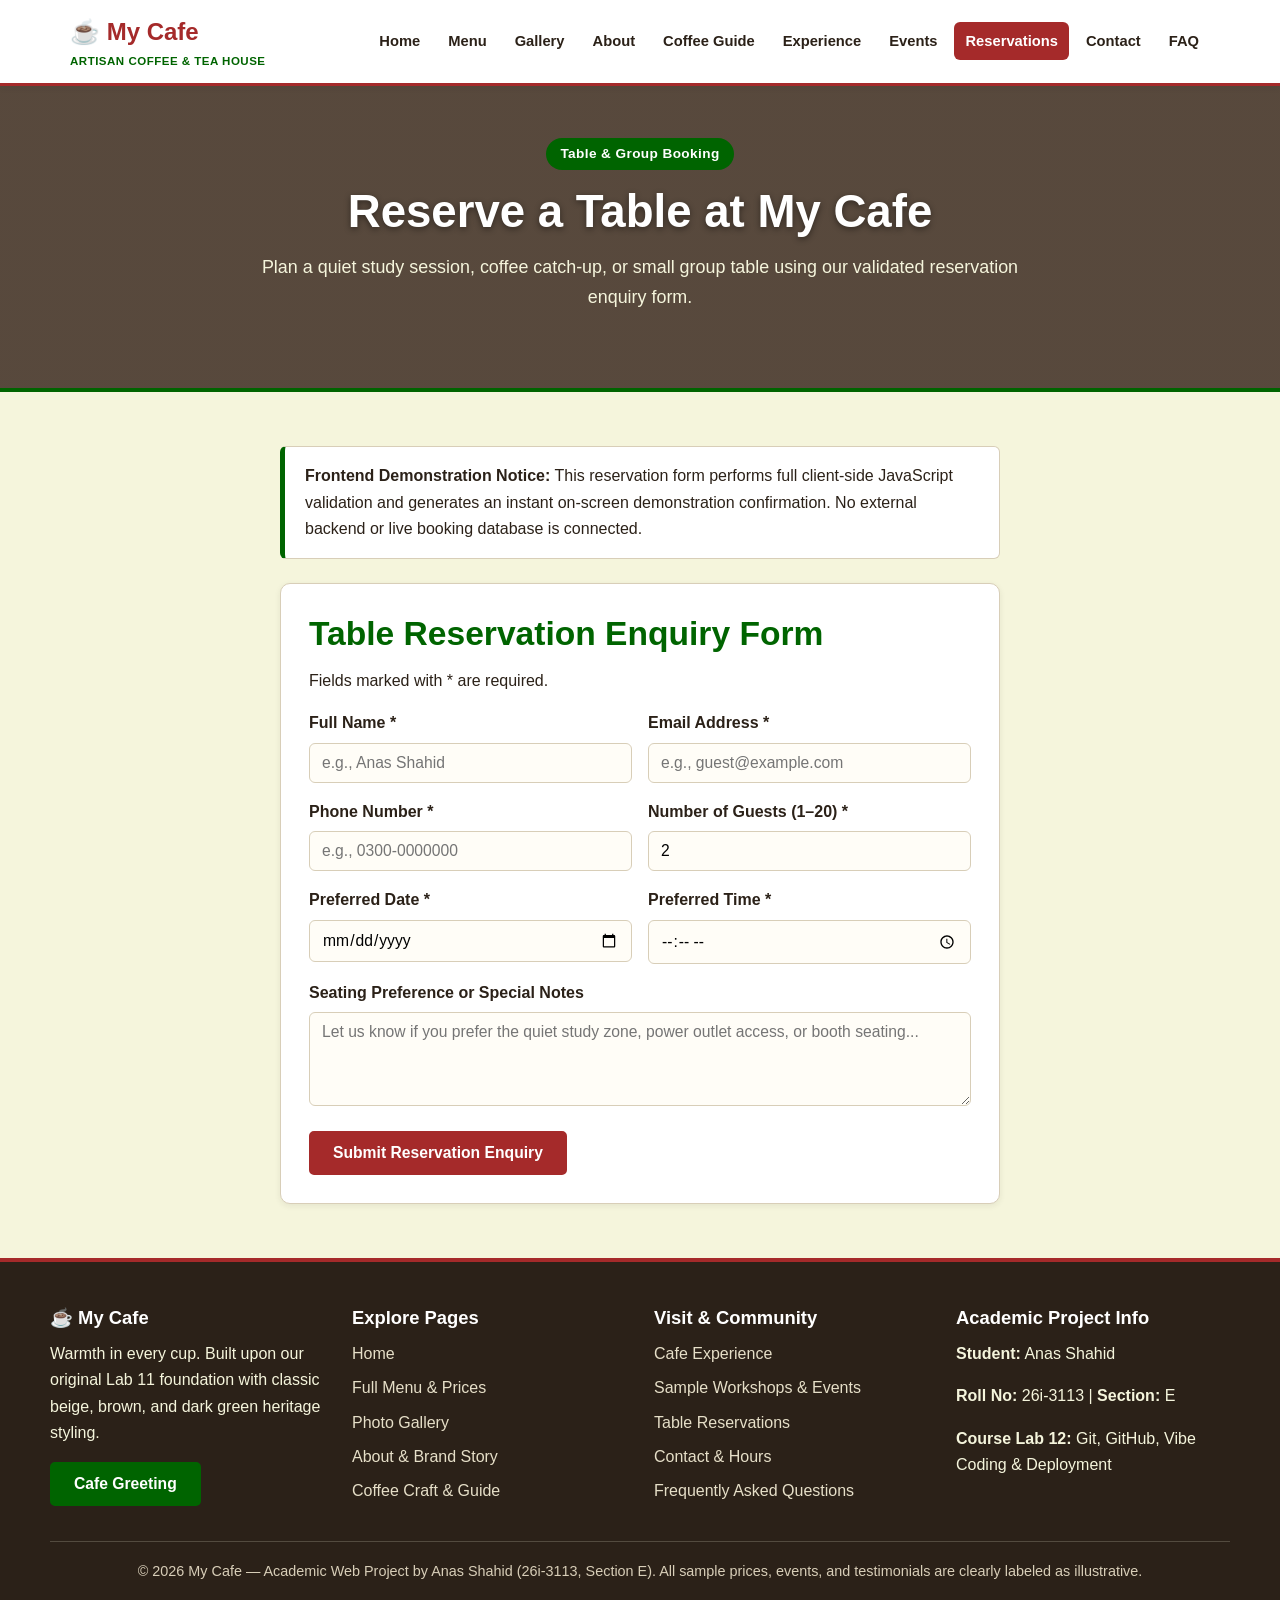
<file: reservation.html>
<!DOCTYPE html>
<html lang="en">
<head>
    <meta charset="UTF-8">
    <meta name="viewport" content="width=device-width, initial-scale=1.0">
    <meta name="description" content="Submit a table reservation enquiry at My Cafe with interactive JavaScript validation and instant confirmation.">
    <title>Table Reservations | My Cafe</title>
    <link rel="stylesheet" href="style.css">
</head>
<body>
    <a href="#main-content" class="skip-link">Skip to main content</a>

    <header class="site-header">
        <div class="nav-wrapper">
            <a href="index.html" class="brand-logo" aria-label="My Cafe Home">
                <span>&#9749; My Cafe<span class="brand-sub">Artisan Coffee &amp; Tea House</span></span>
            </a>
            <button id="navToggle" class="nav-toggle" type="button" aria-expanded="false" aria-controls="navMenu">&#9776; Menu</button>
            <nav aria-label="Primary Navigation">
                <ul id="navMenu" class="nav-menu">
                <li><a href="index.html">Home</a></li>
                <li><a href="menu.html">Menu</a></li>
                <li><a href="gallery.html">Gallery</a></li>
                <li><a href="about.html">About</a></li>
                <li><a href="coffee.html">Coffee Guide</a></li>
                <li><a href="experience.html">Experience</a></li>
                <li><a href="events.html">Events</a></li>
                <li><a href="reservation.html" class="active" aria-current="page">Reservations</a></li>
                <li><a href="contact.html">Contact</a></li>
                <li><a href="faq.html">FAQ</a></li>
                </ul>
            </nav>
        </div>
    </header>

    <main id="main-content">
        <section class="hero-subpage">
            <div class="container">
                <span class="badge-pill">Table &amp; Group Booking</span>
                <h1>Reserve a Table at My Cafe</h1>
                <p>Plan a quiet study session, coffee catch-up, or small group table using our validated reservation enquiry form.</p>
            </div>
        </section>

        <section class="section">
            <div class="container">
                <div class="notice-box" style="max-width: 720px; margin: 0 auto 24px auto;">
                    <strong>Frontend Demonstration Notice:</strong> This reservation form performs full client-side JavaScript validation and generates an instant on-screen demonstration confirmation. No external backend or live booking database is connected.
                </div>

                <div class="form-card">
                    <h2>Table Reservation Enquiry Form</h2>
                    <p>Fields marked with * are required.</p>

                    <form id="reservationForm" novalidate>
                        <div class="form-grid">
                            <div class="form-group">
                                <label for="resName">Full Name *</label>
                                <input type="text" id="resName" name="resName" placeholder="e.g., Anas Shahid" required>
                                <span id="errResName" class="error-msg">Please enter your full name (at least 2 characters).</span>
                            </div>

                            <div class="form-group">
                                <label for="resEmail">Email Address *</label>
                                <input type="email" id="resEmail" name="resEmail" placeholder="e.g., guest@example.com" required>
                                <span id="errResEmail" class="error-msg">Please enter a valid email address.</span>
                            </div>
                        </div>

                        <div class="form-grid">
                            <div class="form-group">
                                <label for="resPhone">Phone Number *</label>
                                <input type="tel" id="resPhone" name="resPhone" placeholder="e.g., 0300-0000000" required>
                                <span id="errResPhone" class="error-msg">Please enter a valid phone number (at least 7 digits).</span>
                            </div>

                            <div class="form-group">
                                <label for="resGuests">Number of Guests (1–20) *</label>
                                <input type="number" id="resGuests" name="resGuests" min="1" max="20" value="2" required>
                                <span id="errResGuests" class="error-msg">Please enter a party size between 1 and 20 guests.</span>
                            </div>
                        </div>

                        <div class="form-grid">
                            <div class="form-group">
                                <label for="resDate">Preferred Date *</label>
                                <input type="date" id="resDate" name="resDate" required>
                                <span id="errResDate" class="error-msg">Please choose a reservation date.</span>
                            </div>

                            <div class="form-group">
                                <label for="resTime">Preferred Time *</label>
                                <input type="time" id="resTime" name="resTime" required>
                                <span id="errResTime" class="error-msg">Please select a preferred arrival time.</span>
                            </div>
                        </div>

                        <div class="form-group">
                            <label for="resMessage">Seating Preference or Special Notes</label>
                            <textarea id="resMessage" name="resMessage" rows="4" placeholder="Let us know if you prefer the quiet study zone, power outlet access, or booth seating..."></textarea>
                        </div>

                        <button type="submit" class="btn">Submit Reservation Enquiry</button>
                    </form>

                    <div id="reservationConfirmation" class="form-feedback" role="status" aria-live="polite"></div>
                </div>
            </div>
        </section>

    </main>

    <footer class="site-footer">
        <div class="footer-grid">
            <div>
                <h3>&#9749; My Cafe</h3>
                <p>Warmth in every cup. Built upon our original Lab 11 foundation with classic beige, brown, and dark green heritage styling.</p>
                <button type="button" class="btn-green js-welcome-alert">Cafe Greeting</button>
            </div>
            <div>
                <h3>Explore Pages</h3>
                <ul>
                    <li><a href="index.html">Home</a></li>
                    <li><a href="menu.html">Full Menu &amp; Prices</a></li>
                    <li><a href="gallery.html">Photo Gallery</a></li>
                    <li><a href="about.html">About &amp; Brand Story</a></li>
                    <li><a href="coffee.html">Coffee Craft &amp; Guide</a></li>
                </ul>
            </div>
            <div>
                <h3>Visit &amp; Community</h3>
                <ul>
                    <li><a href="experience.html">Cafe Experience</a></li>
                    <li><a href="events.html">Sample Workshops &amp; Events</a></li>
                    <li><a href="reservation.html">Table Reservations</a></li>
                    <li><a href="contact.html">Contact &amp; Hours</a></li>
                    <li><a href="faq.html">Frequently Asked Questions</a></li>
                </ul>
            </div>
            <div>
                <h3>Academic Project Info</h3>
                <p><strong>Student:</strong> Anas Shahid</p>
                <p><strong>Roll No:</strong> 26i-3113 | <strong>Section:</strong> E</p>
                <p><strong>Course Lab 12:</strong> Git, GitHub, Vibe Coding &amp; Deployment</p>
            </div>
        </div>
        <div class="footer-bottom">
            <p>&copy; 2026 My Cafe — Academic Web Project by Anas Shahid (26i-3113, Section E). All sample prices, events, and testimonials are clearly labeled as illustrative.</p>
        </div>
    </footer>

    <script src="script.js"></script>
</body>
</html>
</file>
<file: style.css>
/* ==========================================================================
   My Cafe — Master Stylesheet (Lab 12)
   Preserves Lab 11 Palette: Beige (#F5F5DC), Brown (#A52A2A), Dark Green (#006400)
   Typography: Arial, sans-serif
   ========================================================================== */

:root {
    --bg-beige: #F5F5DC;
    --bg-beige-light: #FAF8EF;
    --bg-cream: #FFFDF7;
    --surface-white: #FFFFFF;
    --brand-brown: #A52A2A;
    --brand-brown-dark: #7D1E1E;
    --brand-brown-light: #F3E5E5;
    --accent-green: #006400;
    --accent-green-dark: #004B00;
    --accent-green-light: #E6F2E6;
    --text-dark: #2B2118;
    --text-muted: #5C4D3C;
    --border-tan: #D8CEB8;
    --shadow-sm: 0 2px 6px rgba(43, 33, 24, 0.08);
    --shadow-md: 0 6px 18px rgba(43, 33, 24, 0.12);
    --shadow-lg: 0 12px 28px rgba(43, 33, 24, 0.18);
    --radius-sm: 6px;
    --radius-md: 10px;
    --radius-lg: 16px;
    --max-width: 1180px;
}

*, *::before, *::after {
    box-sizing: border-box;
    margin: 0;
    padding: 0;
}

html {
    scroll-behavior: smooth;
    font-size: 16px;
}

body {
    background-color: var(--bg-beige);
    color: var(--text-dark);
    font-family: Arial, Helvetica, sans-serif;
    line-height: 1.65;
    min-height: 100vh;
    display: flex;
    flex-direction: column;
}

img {
    max-width: 100%;
    height: auto;
    display: block;
    border-radius: 8px;
}

a {
    color: var(--brand-brown);
    text-decoration: none;
    transition: color 0.2s ease;
}

a:hover, a:focus-visible {
    color: var(--accent-green);
}

.skip-link {
    position: absolute;
    top: -48px;
    left: 16px;
    background: var(--brand-brown);
    color: #FFFFFF;
    padding: 10px 16px;
    border-radius: var(--radius-sm);
    z-index: 2000;
    font-weight: bold;
}

.skip-link:focus {
    top: 16px;
    color: #FFFFFF;
}

h1, h3, h4 {
    color: var(--brand-brown);
    line-height: 1.25;
}

h2 {
    color: var(--accent-green);
    line-height: 1.3;
}

h1 { font-size: clamp(2rem, 4vw, 2.85rem); margin-bottom: 0.75rem; }
h2 { font-size: clamp(1.5rem, 3vw, 2.1rem); margin-bottom: 0.75rem; }
h3 { font-size: clamp(1.15rem, 2vw, 1.4rem); margin-bottom: 0.5rem; }
p { margin-bottom: 1rem; }

.container {
    width: 100%;
    max-width: var(--max-width);
    margin: 0 auto;
    padding: 0 20px;
}

.site-header {
    background-color: var(--surface-white);
    border-bottom: 3px solid var(--brand-brown);
    position: sticky;
    top: 0;
    z-index: 1000;
    box-shadow: var(--shadow-sm);
}

.nav-wrapper {
    display: flex;
    align-items: center;
    justify-content: space-between;
    padding: 12px 20px;
    max-width: var(--max-width);
    margin: 0 auto;
    gap: 16px;
}

.brand-logo {
    display: flex;
    align-items: center;
    gap: 10px;
    font-size: 1.5rem;
    font-weight: bold;
    color: var(--brand-brown);
    white-space: nowrap;
}

.brand-logo span.brand-sub {
    display: block;
    font-size: 0.72rem;
    color: var(--accent-green);
    font-weight: bold;
    letter-spacing: 0.5px;
    text-transform: uppercase;
}

.nav-toggle {
    display: none;
    background-color: var(--brand-brown);
    color: #FFFFFF;
    border: none;
    padding: 8px 14px;
    border-radius: var(--radius-sm);
    font-size: 1rem;
    font-weight: bold;
    cursor: pointer;
}

.nav-menu {
    list-style: none;
    display: flex;
    flex-wrap: wrap;
    align-items: center;
    gap: 6px;
}

.nav-menu a {
    display: inline-block;
    padding: 7px 11px;
    border-radius: var(--radius-sm);
    color: var(--text-dark);
    font-weight: bold;
    font-size: 0.92rem;
    transition: background-color 0.2s ease, color 0.2s ease;
}

.nav-menu a:hover,
.nav-menu a:focus-visible {
    background-color: var(--bg-beige);
    color: var(--brand-brown);
}

.nav-menu a.active {
    background-color: var(--brand-brown);
    color: #FFFFFF;
}

.hero {
    background: linear-gradient(rgba(43, 24, 16, 0.72), rgba(43, 24, 16, 0.72)),
                url('https://images.unsplash.com/photo-1509042239860-f550ce710b93?auto=format&fit=crop&w=1600&q=80') center/cover no-repeat;
    color: #FFFFFF;
    padding: 76px 20px;
    text-align: center;
    border-bottom: 4px solid var(--accent-green);
}

.hero-subpage {
    background: linear-gradient(rgba(43, 24, 16, 0.78), rgba(43, 24, 16, 0.78)),
                url('https://images.unsplash.com/photo-1495474472287-4d71bcdd2085?auto=format&fit=crop&w=1600&q=80') center/cover no-repeat;
    color: #FFFFFF;
    padding: 52px 20px;
    text-align: center;
    border-bottom: 4px solid var(--accent-green);
}

.hero h1, .hero-subpage h1 {
    color: #FFFFFF;
    text-shadow: 0 2px 6px rgba(0,0,0,0.45);
}

.hero p, .hero-subpage p {
    max-width: 760px;
    margin: 0 auto 24px auto;
    font-size: 1.12rem;
    color: #F5F5DC;
}

.badge-pill {
    display: inline-block;
    background-color: var(--accent-green);
    color: #FFFFFF;
    padding: 5px 14px;
    border-radius: 999px;
    font-size: 0.85rem;
    font-weight: bold;
    margin-bottom: 14px;
    letter-spacing: 0.4px;
}

.badge-illustrative {
    display: inline-block;
    background-color: var(--brand-brown-light);
    color: var(--brand-brown);
    border: 1px solid var(--brand-brown);
    padding: 3px 10px;
    border-radius: 999px;
    font-size: 0.78rem;
    font-weight: bold;
    margin-bottom: 8px;
}

.btn-group {
    display: flex;
    flex-wrap: wrap;
    justify-content: center;
    gap: 12px;
    margin-top: 12px;
}

button, .btn {
    display: inline-block;
    background-color: var(--brand-brown);
    color: #FFFFFF;
    padding: 11px 22px;
    border: 2px solid var(--brand-brown);
    border-radius: 5px;
    font-family: Arial, sans-serif;
    font-size: 0.98rem;
    font-weight: bold;
    cursor: pointer;
    text-align: center;
    transition: background-color 0.2s ease, transform 0.15s ease, border-color 0.2s ease;
}

button:hover, .btn:hover {
    background-color: var(--brand-brown-dark);
    border-color: var(--brand-brown-dark);
    color: #FFFFFF;
    transform: translateY(-1px);
}

.btn-green {
    background-color: var(--accent-green);
    border-color: var(--accent-green);
    color: #FFFFFF;
}

.btn-green:hover {
    background-color: var(--accent-green-dark);
    border-color: var(--accent-green-dark);
    color: #FFFFFF;
}

.btn-outline {
    background-color: var(--surface-white);
    color: var(--brand-brown);
    border: 2px solid var(--brand-brown);
}

.btn-outline:hover {
    background-color: var(--brand-brown);
    color: #FFFFFF;
}

main {
    flex: 1;
}

.section {
    padding: 54px 0;
}

.section-alt {
    background-color: var(--bg-beige-light);
    border-top: 1px solid var(--border-tan);
    border-bottom: 1px solid var(--border-tan);
}

.section-header {
    text-align: center;
    max-width: 760px;
    margin: 0 auto 36px auto;
}

.grid-2 {
    display: grid;
    grid-template-columns: repeat(auto-fit, minmax(310px, 1fr));
    gap: 24px;
}

.grid-3 {
    display: grid;
    grid-template-columns: repeat(auto-fit, minmax(280px, 1fr));
    gap: 24px;
}

.grid-4 {
    display: grid;
    grid-template-columns: repeat(auto-fit, minmax(230px, 1fr));
    gap: 20px;
}

.card {
    background-color: var(--surface-white);
    border: 1px solid var(--border-tan);
    border-radius: var(--radius-md);
    padding: 24px;
    box-shadow: var(--shadow-sm);
    display: flex;
    flex-direction: column;
    justify-content: space-between;
    transition: transform 0.2s ease, box-shadow 0.2s ease;
}

.card:hover {
    transform: translateY(-3px);
    box-shadow: var(--shadow-md);
}

.card img {
    width: 100%;
    height: 200px;
    object-fit: cover;
    margin-bottom: 16px;
}

.price-tag {
    display: inline-block;
    font-weight: bold;
    color: var(--accent-green);
    background-color: var(--accent-green-light);
    padding: 4px 10px;
    border-radius: var(--radius-sm);
    font-size: 0.95rem;
}

.table-responsive {
    width: 100%;
    overflow-x: auto;
    margin: 16px 0 28px 0;
    border-radius: var(--radius-md);
    box-shadow: var(--shadow-sm);
    background-color: var(--surface-white);
}

table {
    width: 100%;
    min-width: 560px;
    margin: 0 auto;
    border-collapse: collapse;
    background-color: var(--surface-white);
    text-align: left;
}

th {
    background-color: var(--brand-brown);
    color: #FFFFFF;
    padding: 13px 16px;
    font-weight: bold;
    border: 1px solid var(--brand-brown-dark);
}

td {
    border: 1px solid var(--border-tan);
    padding: 12px 16px;
    vertical-align: top;
}

tbody tr:nth-child(even) {
    background-color: var(--bg-cream);
}

tbody tr:hover {
    background-color: var(--brand-brown-light);
}

.orig-badge {
    display: inline-block;
    background-color: var(--accent-green);
    color: #FFFFFF;
    font-size: 0.72rem;
    padding: 2px 7px;
    border-radius: 4px;
    margin-left: 6px;
    vertical-align: middle;
}

.controls-bar {
    background-color: var(--surface-white);
    border: 1px solid var(--border-tan);
    border-radius: var(--radius-md);
    padding: 20px;
    margin-bottom: 28px;
    box-shadow: var(--shadow-sm);
}

.filter-buttons {
    display: flex;
    flex-wrap: wrap;
    gap: 8px;
    justify-content: center;
    margin-bottom: 16px;
}

.filter-btn {
    background-color: var(--bg-beige);
    color: var(--text-dark);
    border: 1px solid var(--border-tan);
    padding: 8px 15px;
    font-size: 0.9rem;
}

.filter-btn:hover, .filter-btn.active {
    background-color: var(--accent-green);
    color: #FFFFFF;
    border-color: var(--accent-green);
}

.search-box-wrap {
    max-width: 520px;
    margin: 0 auto;
}

.search-input {
    width: 100%;
    padding: 11px 15px;
    border: 2px solid var(--border-tan);
    border-radius: var(--radius-sm);
    font-family: Arial, sans-serif;
    font-size: 1rem;
}

.search-input:focus {
    outline: none;
    border-color: var(--accent-green);
}

.gallery-grid {
    display: grid;
    grid-template-columns: repeat(auto-fit, minmax(280px, 1fr));
    gap: 22px;
}

.gallery-item {
    background-color: var(--surface-white);
    border: 1px solid var(--border-tan);
    border-radius: var(--radius-md);
    overflow: hidden;
    box-shadow: var(--shadow-sm);
    cursor: pointer;
    transition: transform 0.2s ease, box-shadow 0.2s ease;
    text-align: center;
}

.gallery-item:hover {
    transform: translateY(-4px);
    box-shadow: var(--shadow-md);
}

.gallery-item img {
    width: 100%;
    height: 225px;
    object-fit: cover;
    border-radius: 0;
}

.gallery-caption {
    padding: 14px 16px;
}

.gallery-caption h3 {
    font-size: 1.08rem;
    margin-bottom: 4px;
}

.gallery-caption p {
    font-size: 0.9rem;
    color: var(--text-muted);
    margin-bottom: 0;
}

.lightbox {
    display: none;
    position: fixed;
    inset: 0;
    background-color: rgba(20, 15, 10, 0.9);
    z-index: 3000;
    align-items: center;
    justify-content: center;
    padding: 20px;
}

.lightbox.open {
    display: flex;
}

.lightbox-content {
    background-color: var(--surface-white);
    max-width: 820px;
    width: 100%;
    border-radius: var(--radius-md);
    padding: 20px;
    position: relative;
    text-align: center;
    border: 3px solid var(--brand-brown);
}

.lightbox-content img {
    max-height: 62vh;
    width: auto;
    margin: 0 auto 14px auto;
}

.lightbox-close {
    position: absolute;
    top: 12px;
    right: 12px;
    background-color: var(--brand-brown);
    color: #FFFFFF;
    padding: 6px 12px;
    font-size: 1rem;
}

.lightbox-nav {
    display: flex;
    justify-content: space-between;
    margin-top: 12px;
}

.form-card {
    background-color: var(--surface-white);
    border: 1px solid var(--border-tan);
    border-radius: var(--radius-md);
    padding: 28px;
    box-shadow: var(--shadow-sm);
    max-width: 720px;
    margin: 0 auto;
}

.form-grid {
    display: grid;
    grid-template-columns: repeat(auto-fit, minmax(240px, 1fr));
    gap: 16px;
}

.form-group {
    margin-bottom: 16px;
    text-align: left;
}

.form-group label {
    display: block;
    font-weight: bold;
    margin-bottom: 6px;
    color: var(--text-dark);
}

.form-group input,
.form-group select,
.form-group textarea {
    width: 100%;
    padding: 10px 12px;
    border: 1.5px solid var(--border-tan);
    border-radius: var(--radius-sm);
    font-family: Arial, sans-serif;
    font-size: 0.98rem;
    background-color: var(--bg-cream);
}

.form-group input:focus,
.form-group select:focus,
.form-group textarea:focus {
    outline: none;
    border-color: var(--accent-green);
    background-color: var(--surface-white);
}

.error-msg {
    color: var(--brand-brown);
    font-size: 0.85rem;
    font-weight: bold;
    margin-top: 4px;
    display: none;
}

.form-feedback {
    display: none;
    margin-top: 20px;
    padding: 18px;
    border-radius: var(--radius-md);
    background-color: var(--accent-green-light);
    border: 2px solid var(--accent-green);
    color: var(--text-dark);
}

.accordion-item {
    background-color: var(--surface-white);
    border: 1px solid var(--border-tan);
    border-radius: var(--radius-md);
    margin-bottom: 12px;
    overflow: hidden;
    box-shadow: var(--shadow-sm);
}

.accordion-trigger {
    width: 100%;
    background-color: var(--surface-white);
    color: var(--brand-brown);
    border: none;
    border-radius: 0;
    padding: 16px 20px;
    text-align: left;
    font-size: 1.05rem;
    display: flex;
    justify-content: space-between;
    align-items: center;
    gap: 12px;
}

.accordion-trigger:hover {
    background-color: var(--bg-cream);
    color: var(--accent-green);
    transform: none;
}

.accordion-trigger[aria-expanded="true"] {
    background-color: var(--brand-brown);
    color: #FFFFFF;
}

.accordion-panel {
    padding: 16px 20px;
    border-top: 1px solid var(--border-tan);
    background-color: var(--surface-white);
    display: none;
}

.accordion-panel.open {
    display: block;
}

.notice-box {
    background-color: var(--surface-white);
    border-left: 5px solid var(--accent-green);
    border-top: 1px solid var(--border-tan);
    border-right: 1px solid var(--border-tan);
    border-bottom: 1px solid var(--border-tan);
    padding: 16px 20px;
    border-radius: var(--radius-sm);
    margin: 20px 0;
    text-align: left;
}

.site-footer {
    background-color: #2B2118;
    color: #F5F5DC;
    padding: 44px 20px 24px 20px;
    border-top: 4px solid var(--brand-brown);
    margin-top: auto;
}

.footer-grid {
    display: grid;
    grid-template-columns: repeat(auto-fit, minmax(220px, 1fr));
    gap: 28px;
    max-width: var(--max-width);
    margin: 0 auto 28px auto;
}

.site-footer h3 {
    color: #FFFFFF;
    margin-bottom: 12px;
    font-size: 1.15rem;
}

.site-footer ul {
    list-style: none;
}

.site-footer li {
    margin-bottom: 8px;
}

.site-footer a {
    color: #E6DFC8;
}

.site-footer a:hover {
    color: #FFFFFF;
    text-decoration: underline;
}

.footer-bottom {
    border-top: 1px solid rgba(245, 245, 220, 0.2);
    padding-top: 18px;
    text-align: center;
    font-size: 0.9rem;
    color: #D8CEB8;
    max-width: var(--max-width);
    margin: 0 auto;
}

@media (max-width: 960px) {
    .nav-toggle {
        display: inline-block;
    }

    .nav-menu {
        display: none;
        width: 100%;
        flex-direction: column;
        align-items: stretch;
        padding-top: 12px;
        border-top: 1px solid var(--border-tan);
    }

    .nav-menu.open {
        display: flex;
    }

    .nav-wrapper {
        flex-wrap: wrap;
    }
}

@media (prefers-reduced-motion: reduce) {
    html {
        scroll-behavior: auto;
    }
    *, *::before, *::after {
        animation-duration: 0.01ms !important;
        animation-iteration-count: 1 !important;
        transition-duration: 0.01ms !important;
    }
}
</file>
